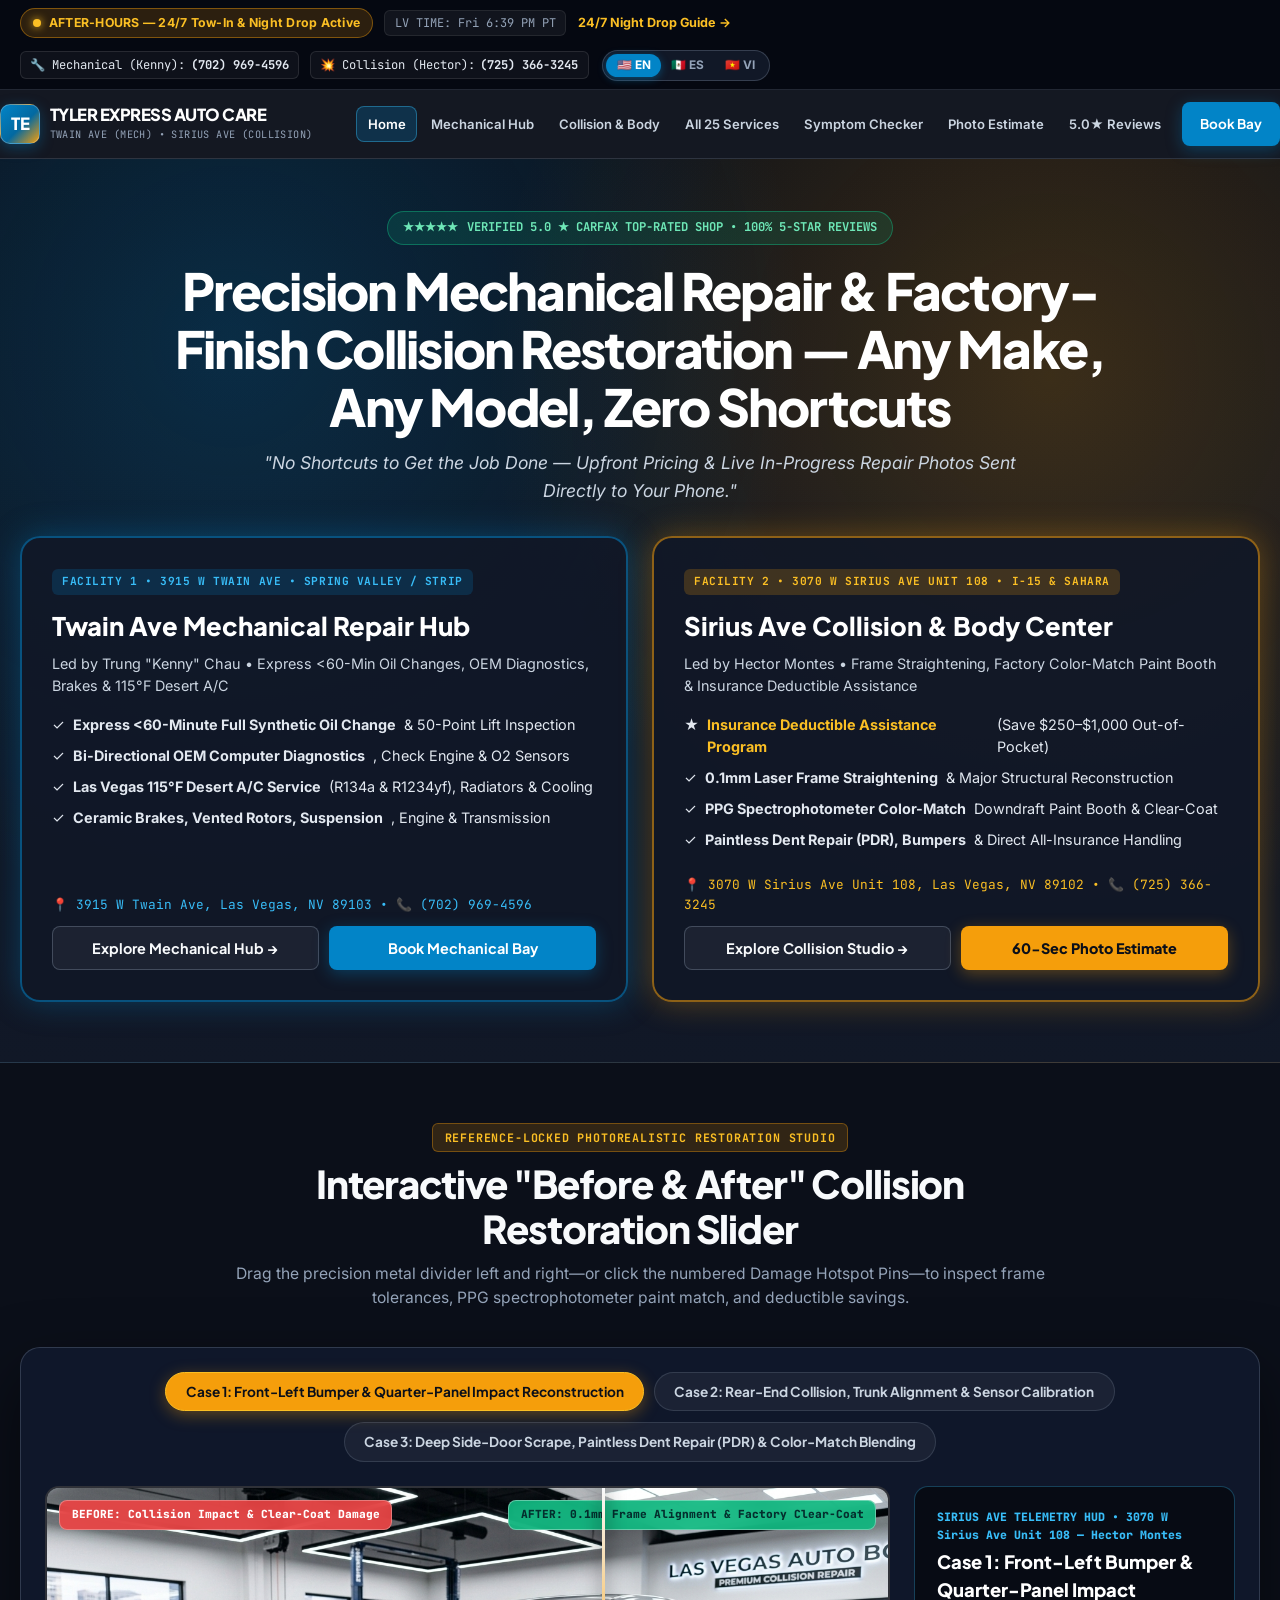
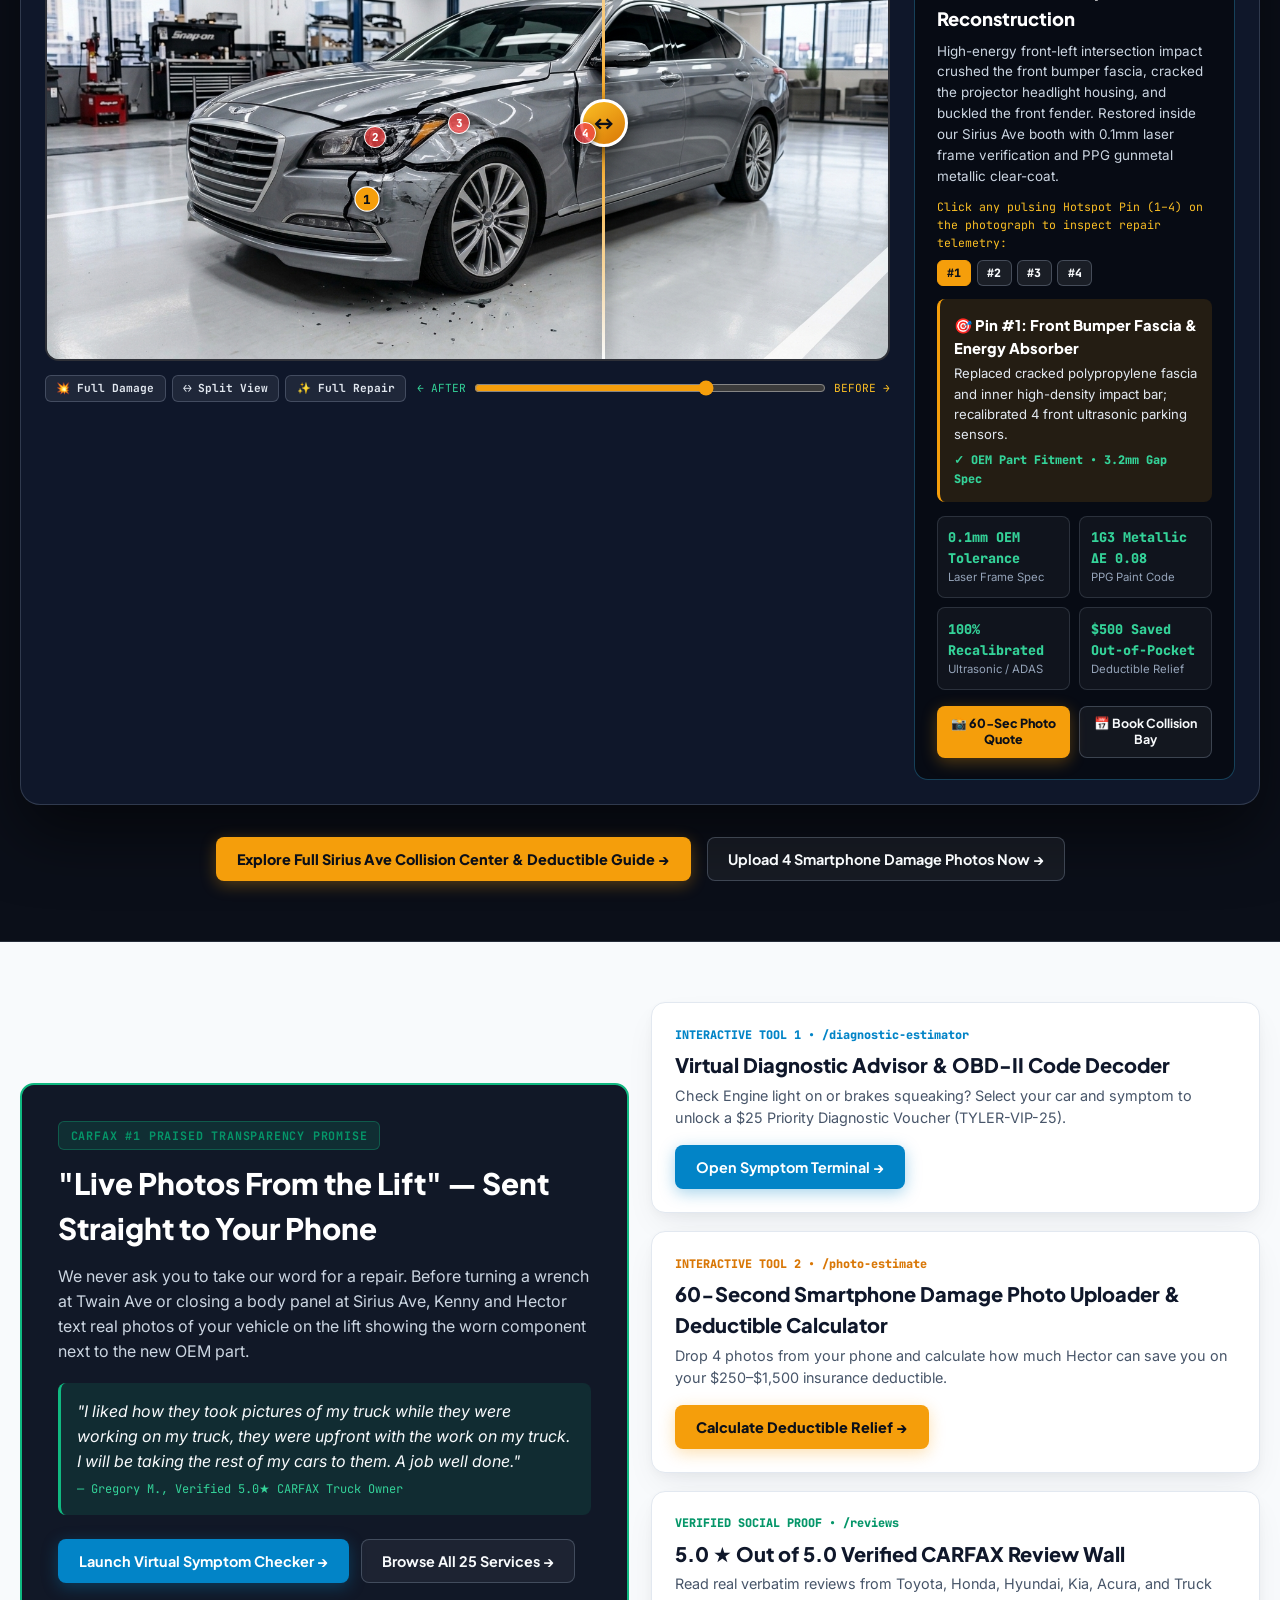
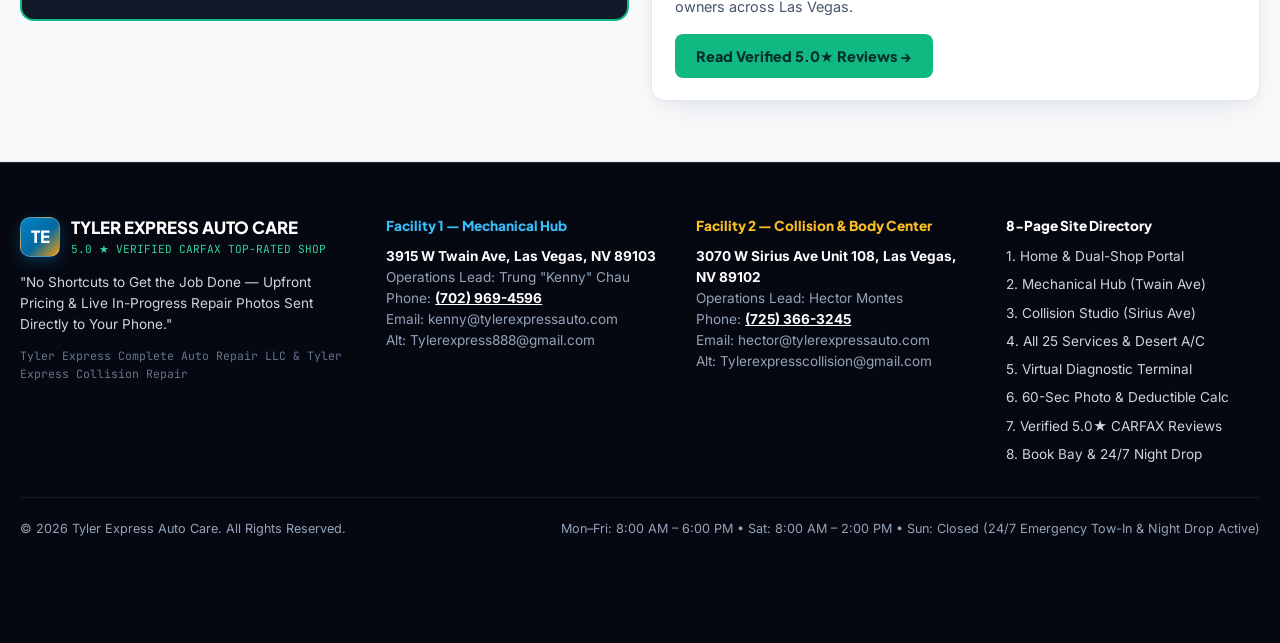
<file: index.html>
<!DOCTYPE html>
<html lang="en">
<head>
  <meta charset="UTF-8" />
  <meta name="viewport" content="width=device-width, initial-scale=1.0" />
  <title>Tyler Express Auto Care | 5.0★ CARFAX Mechanical &amp; Collision Repair Las Vegas</title>
  <meta name="description" content="Precision Mechanical Repair at 3915 W Twain Ave (Kenny: 702-969-4596) &amp; Factory-Finish Collision Restoration with Deductible Assistance at 3070 W Sirius Ave Unit 108 (Hector: 725-366-3245). 5.0★ Verified CARFAX Shop." />
  <link rel="preconnect" href="https://fonts.googleapis.com" />
  <link rel="preconnect" href="https://fonts.gstatic.com" crossorigin />
  <link href="https://fonts.googleapis.com/css2?family=Inter:wght@400;500;600;700&family=JetBrains+Mono:wght@500;700;800&family=Plus+Jakarta+Sans:wght@700;800;900&display=swap" rel="stylesheet" />
  <link rel="stylesheet" href="styles.css" />
  <script type="application/ld+json">
  {
    "@context": "https://schema.org",
    "@graph": [
      {
        "@type": "AutoRepair",
        "name": "Tyler Express Complete Auto Repair LLC (Twain Ave Mechanical Hub)",
        "telephone": "+1-702-969-4596",
        "email": "kenny@tylerexpressauto.com",
        "address": {
          "@type": "PostalAddress",
          "streetAddress": "3915 W Twain Ave",
          "addressLocality": "Las Vegas",
          "addressRegion": "NV",
          "postalCode": "89103",
          "addressCountry": "US"
        },
        "aggregateRating": { "@type": "AggregateRating", "ratingValue": "5.0", "reviewCount": "11" }
      },
      {
        "@type": "AutoBodyShop",
        "name": "Tyler Express Collision Repair (Sirius Ave Collision Center)",
        "telephone": "+1-725-366-3245",
        "email": "hector@tylerexpressauto.com",
        "address": {
          "@type": "PostalAddress",
          "streetAddress": "3070 W Sirius Ave Unit 108",
          "addressLocality": "Las Vegas",
          "addressRegion": "NV",
          "postalCode": "89102",
          "addressCountry": "US"
        },
        "aggregateRating": { "@type": "AggregateRating", "ratingValue": "5.0", "reviewCount": "11" }
      }
    ]
  }
  </script>
</head>
<body data-page="home">
  <div id="globalHeaderMount"></div>

  <main>
    <!-- PAGE 1 HERO: UMBRELLA BRAND & DUAL-FACILITY SPLIT PORTAL -->
    <section class="hero-section">
      <div class="container">
        <div class="hero-top-center">
          <div class="carfax-hero-pill">
            <span>★★★★★</span>
            <span data-i18n="home.badge">VERIFIED 5.0 ★ CARFAX TOP-RATED SHOP • 100% 5-STAR REVIEWS</span>
          </div>
          <h1 class="hero-headline" data-i18n="home.heroTitle">
            Precision Mechanical Repair &amp; Factory-Finish Collision Restoration — Any Make, Any Model, Zero Shortcuts
          </h1>
          <p class="hero-promise" data-i18n="home.heroSub">
            "No Shortcuts to Get the Job Done — Upfront Pricing &amp; Live In-Progress Repair Photos Sent Directly to Your Phone."
          </p>
        </div>

        <div class="dual-facility-grid">
          <!-- Card 1: Twain Ave Mechanical Repair Hub -->
          <article class="facility-portal-card mech-portal">
            <div>
              <span class="portal-tag" data-i18n="home.mechPortalTag">FACILITY 1 • 3915 W TWAIN AVE • SPRING VALLEY / STRIP</span>
              <h2 class="portal-title" data-i18n="home.mechPortalTitle">Twain Ave Mechanical Repair Hub</h2>
              <p style="color: #CBD5E1; font-size: 0.9rem;" data-i18n="home.mechPortalSub">
                Led by Trung "Kenny" Chau • Express &lt;60-Min Oil Changes, OEM Diagnostics, Brakes &amp; 115°F Desert A/C
              </p>
              <ul class="portal-bullets">
                <li>✓ <strong>Express &lt;60-Minute Full Synthetic Oil Change</strong> &amp; 50-Point Lift Inspection</li>
                <li>✓ <strong>Bi-Directional OEM Computer Diagnostics</strong>, Check Engine &amp; O2 Sensors</li>
                <li>✓ <strong>Las Vegas 115°F Desert A/C Service</strong> (R134a &amp; R1234yf), Radiators &amp; Cooling</li>
                <li>✓ <strong>Ceramic Brakes, Vented Rotors, Suspension</strong>, Engine &amp; Transmission</li>
              </ul>
            </div>
            <div>
              <div style="font-family: var(--font-mono); font-size: 0.8rem; color: #38BDF8; margin-bottom: 0.75rem;">
                📍 3915 W Twain Ave, Las Vegas, NV 89103 • 📞 (702) 969-4596
              </div>
              <div class="portal-actions">
                <a href="mechanical.html" class="btn btn-outline-dark" data-i18n="home.mechExploreBtn">Explore Mechanical Hub →</a>
                <a href="book.html?facility=mechanical" class="btn btn-primary-blue" data-i18n="home.mechBookBtn">Book Mechanical Bay</a>
              </div>
            </div>
          </article>

          <!-- Card 2: Sirius Ave Collision & Body Center -->
          <article class="facility-portal-card col-portal">
            <div>
              <span class="portal-tag" data-i18n="home.colPortalTag">FACILITY 2 • 3070 W SIRIUS AVE UNIT 108 • I-15 &amp; SAHARA</span>
              <h2 class="portal-title" data-i18n="home.colPortalTitle">Sirius Ave Collision &amp; Body Center</h2>
              <p style="color: #CBD5E1; font-size: 0.9rem;" data-i18n="home.colPortalSub">
                Led by Hector Montes • Frame Straightening, Factory Color-Match Paint Booth &amp; Insurance Deductible Assistance
              </p>
              <ul class="portal-bullets">
                <li>★ <strong style="color: #FBBF24;">Insurance Deductible Assistance Program</strong> (Save $250–$1,000 Out-of-Pocket)</li>
                <li>✓ <strong>0.1mm Laser Frame Straightening</strong> &amp; Major Structural Reconstruction</li>
                <li>✓ <strong>PPG Spectrophotometer Color-Match</strong> Downdraft Paint Booth &amp; Clear-Coat</li>
                <li>✓ <strong>Paintless Dent Repair (PDR), Bumpers</strong> &amp; Direct All-Insurance Handling</li>
              </ul>
            </div>
            <div>
              <div style="font-family: var(--font-mono); font-size: 0.8rem; color: #FBBF24; margin-bottom: 0.75rem;">
                📍 3070 W Sirius Ave Unit 108, Las Vegas, NV 89102 • 📞 (725) 366-3245
              </div>
              <div class="portal-actions">
                <a href="collision.html" class="btn btn-outline-dark" data-i18n="home.colExploreBtn">Explore Collision Studio →</a>
                <a href="photo-estimate.html" class="btn btn-collision-amber" data-i18n="home.colPhotoBtn">60-Sec Photo Estimate</a>
              </div>
            </div>
          </article>
        </div>
      </div>
    </section>

    <!-- FEATURED INTERACTIVE PREVIEW: PHOTOREALISTIC BEFORE & AFTER SLIDER STUDIO -->
    <section class="section-dark">
      <div class="container">
        <div class="section-header">
          <span class="eyebrow-tag eyebrow-amber" data-i18n="slider.eyebrow">REFERENCE-LOCKED PHOTOREALISTIC RESTORATION STUDIO</span>
          <h2 class="section-title" data-i18n="slider.title">Interactive "Before &amp; After" Collision Restoration Slider</h2>
          <p class="section-subtitle" data-i18n="slider.subtitle">
            Drag the precision metal divider left and right—or click the numbered Damage Hotspot Pins—to inspect frame tolerances, PPG spectrophotometer paint match, and deductible savings.
          </p>
        </div>

        <div id="baStudioMount"></div>

        <div style="text-align: center; margin-top: 2rem; display: flex; justify-content: center; gap: 1rem; flex-wrap: wrap;">
          <a href="collision.html" class="btn btn-collision-amber">Explore Full Sirius Ave Collision Center &amp; Deductible Guide →</a>
          <a href="photo-estimate.html" class="btn btn-outline-dark">Upload 4 Smartphone Damage Photos Now →</a>
        </div>
      </div>
    </section>

    <!-- "LIVE PHOTOS FROM THE LIFT" TRANSPARENCY GUARANTEE & QUICK TOOLS -->
    <section class="section-light">
      <div class="container">
        <div class="grid-2" style="align-items: center;">
          <div class="card-dark" style="padding: clamp(1.15rem, 4vw, 2.25rem); border: 2px solid var(--carfax-emerald);">
            <span class="eyebrow-tag eyebrow-emerald" style="width: fit-content;">CARFAX #1 PRAISED TRANSPARENCY PROMISE</span>
            <h2 style="font-family: var(--font-display); font-size: 1.85rem; font-weight: 800; margin-bottom: 0.75rem;">
              "Live Photos From the Lift" — Sent Straight to Your Phone
            </h2>
            <p style="color: #CBD5E1; margin-bottom: 1.25rem;">
              We never ask you to take our word for a repair. Before turning a wrench at Twain Ave or closing a body panel at Sirius Ave, Kenny and Hector text real photos of your vehicle on the lift showing the worn component next to the new OEM part.
            </p>
            <blockquote style="background: rgba(16,185,129,0.12); border-left: 3px solid #10B981; padding: 1rem; border-radius: 8px; font-style: italic; color: #F8FAFC; margin-bottom: 1.5rem;">
              "I liked how they took pictures of my truck while they were working on my truck, they were upfront with the work on my truck. I will be taking the rest of my cars to them. A job well done."
              <div class="mono" style="font-size: 0.75rem; color: #34D399; margin-top: 0.4rem; font-style: normal;">
                — Gregory M., Verified 5.0★ CARFAX Truck Owner
              </div>
            </blockquote>
            <div style="display: flex; gap: 0.75rem; flex-wrap: wrap;">
              <a href="diagnostic-estimator.html" class="btn btn-primary-blue">Launch Virtual Symptom Checker →</a>
              <a href="services.html" class="btn btn-outline-dark">Browse All 25 Services →</a>
            </div>
          </div>

          <div style="display: grid; gap: 1.15rem;">
            <div class="card-light">
              <div class="mono" style="font-size: 0.74rem; color: var(--primary-blue); font-weight: 800;">INTERACTIVE TOOL 1 • /diagnostic-estimator</div>
              <h3 style="font-family: var(--font-display); font-size: 1.25rem; font-weight: 800; margin: 0.3rem 0;">
                Virtual Diagnostic Advisor &amp; OBD-II Code Decoder
              </h3>
              <p style="font-size: 0.9rem; color: var(--text-muted-light); margin-bottom: 1rem;">
                Check Engine light on or brakes squeaking? Select your car and symptom to unlock a $25 Priority Diagnostic Voucher (TYLER-VIP-25).
              </p>
              <a href="diagnostic-estimator.html" class="btn btn-primary-blue" style="width: fit-content;">Open Symptom Terminal →</a>
            </div>

            <div class="card-light">
              <div class="mono" style="font-size: 0.74rem; color: var(--collision-amber-dark); font-weight: 800;">INTERACTIVE TOOL 2 • /photo-estimate</div>
              <h3 style="font-family: var(--font-display); font-size: 1.25rem; font-weight: 800; margin: 0.3rem 0;">
                60-Second Smartphone Damage Photo Uploader &amp; Deductible Calculator
              </h3>
              <p style="font-size: 0.9rem; color: var(--text-muted-light); margin-bottom: 1rem;">
                Drop 4 photos from your phone and calculate how much Hector can save you on your $250–$1,500 insurance deductible.
              </p>
              <a href="photo-estimate.html" class="btn btn-collision-amber" style="width: fit-content;">Calculate Deductible Relief →</a>
            </div>

            <div class="card-light">
              <div class="mono" style="font-size: 0.74rem; color: var(--carfax-emerald-dark); font-weight: 800;">VERIFIED SOCIAL PROOF • /reviews</div>
              <h3 style="font-family: var(--font-display); font-size: 1.25rem; font-weight: 800; margin: 0.3rem 0;">
                5.0 ★ Out of 5.0 Verified CARFAX Review Wall
              </h3>
              <p style="font-size: 0.9rem; color: var(--text-muted-light); margin-bottom: 1rem;">
                Read real verbatim reviews from Toyota, Honda, Hyundai, Kia, Acura, and Truck owners across Las Vegas.
              </p>
              <a href="reviews.html" class="btn btn-emerald" style="width: fit-content;">Read Verified 5.0★ Reviews →</a>
            </div>
          </div>
        </div>
      </div>
    </section>
  </main>

  <div id="globalFooterMount"></div>
  <script src="data.js"></script>
  <script src="app.js"></script>
</body>
</html>
</file>
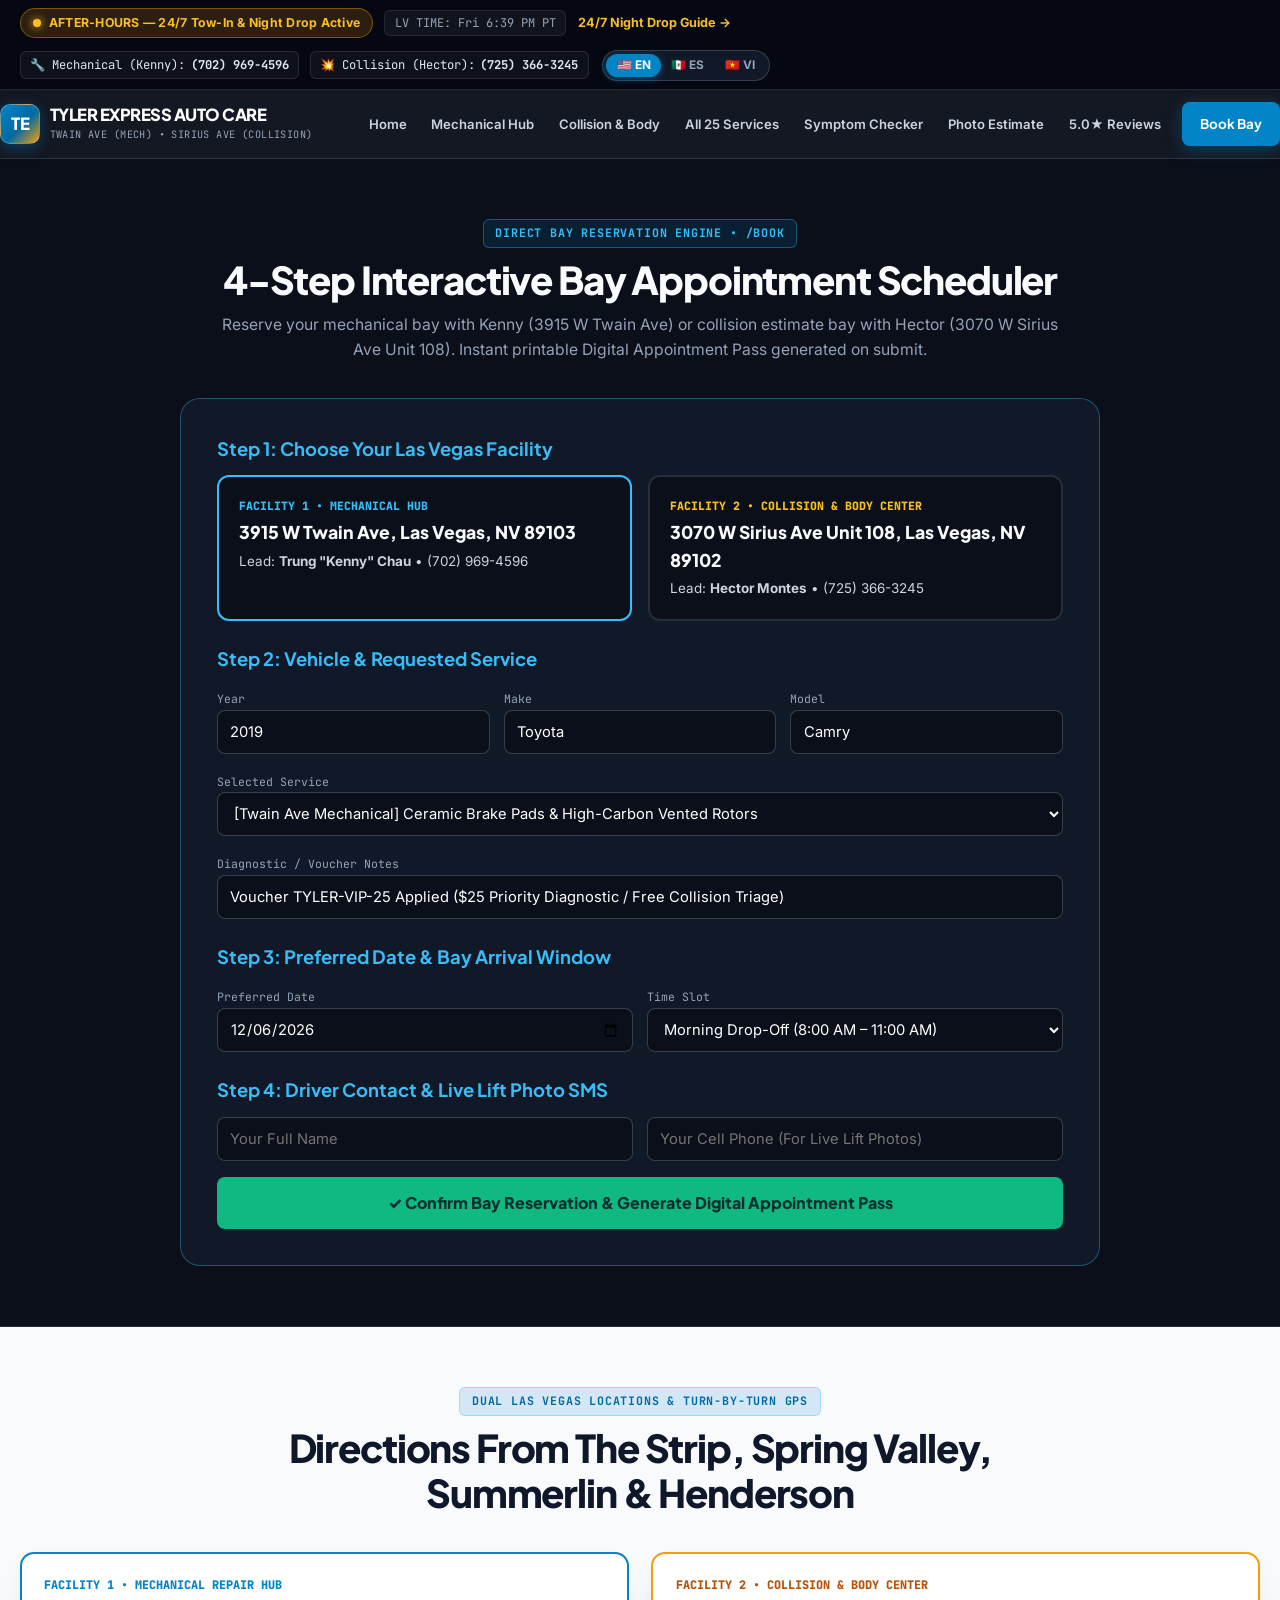
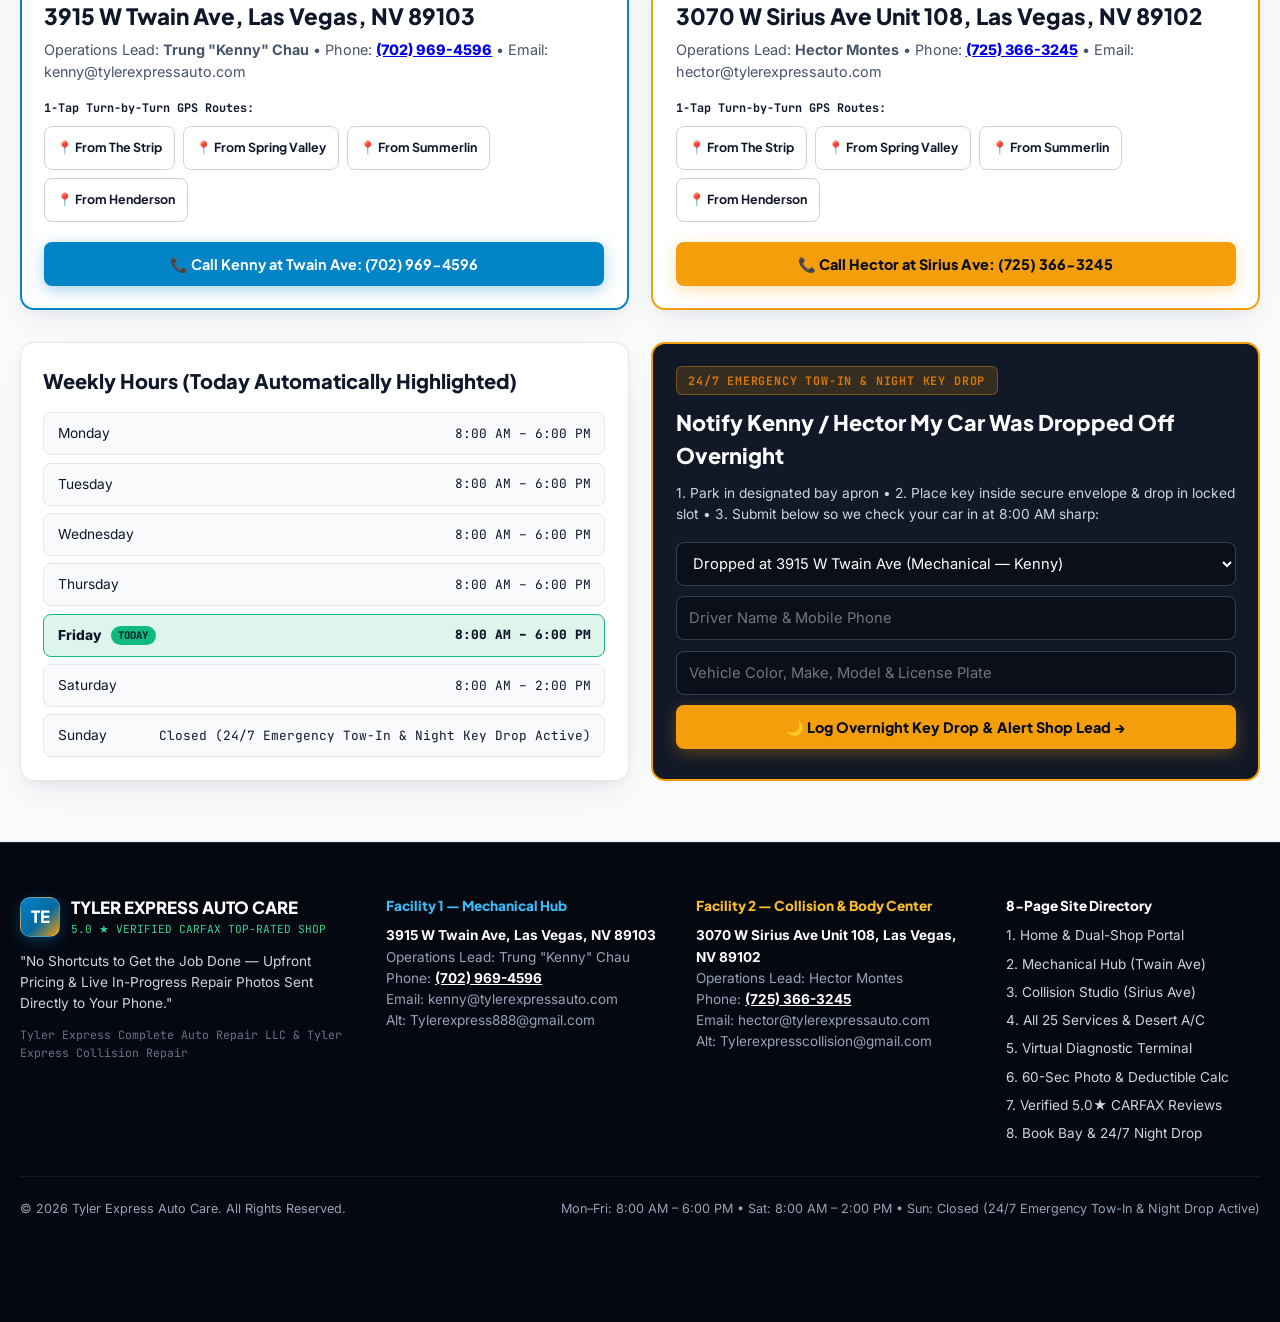
<file: book.html>
<!DOCTYPE html>
<html lang="en">
<head>
  <meta charset="UTF-8" />
  <meta name="viewport" content="width=device-width, initial-scale=1.0" />
  <title>Book Bay Appointment, Dual Locations &amp; 24/7 Night Key Drop | Tyler Express Auto Care</title>
  <meta name="description" content="Book your mechanical bay at 3915 W Twain Ave (Kenny: 702-969-4596) or collision estimate bay at 3070 W Sirius Ave Unit 108 (Hector: 725-366-3245). Includes 24/7 Night Key Drop Guide." />
  <link rel="preconnect" href="https://fonts.googleapis.com" />
  <link rel="preconnect" href="https://fonts.gstatic.com" crossorigin />
  <link href="https://fonts.googleapis.com/css2?family=Inter:wght@400;500;600;700&family=JetBrains+Mono:wght@500;700;800&family=Plus+Jakarta+Sans:wght@700;800;900&display=swap" rel="stylesheet" />
  <link rel="stylesheet" href="styles.css" />
  <script type="application/ld+json">
  {
    "@context": "https://schema.org",
    "@graph": [
      {
        "@type": "AutoRepair",
        "name": "Tyler Express Complete Auto Repair LLC",
        "telephone": "+1-702-969-4596",
        "email": "kenny@tylerexpressauto.com",
        "address": {
          "@type": "PostalAddress",
          "streetAddress": "3915 W Twain Ave",
          "addressLocality": "Las Vegas",
          "addressRegion": "NV",
          "postalCode": "89103",
          "addressCountry": "US"
        }
      },
      {
        "@type": "AutoBodyShop",
        "name": "Tyler Express Collision Repair",
        "telephone": "+1-725-366-3245",
        "email": "hector@tylerexpressauto.com",
        "address": {
          "@type": "PostalAddress",
          "streetAddress": "3070 W Sirius Ave Unit 108",
          "addressLocality": "Las Vegas",
          "addressRegion": "NV",
          "postalCode": "89102",
          "addressCountry": "US"
        }
      }
    ]
  }
  </script>
</head>
<body data-page="book">
  <div id="globalHeaderMount"></div>

  <main>
    <!-- 4-STEP INTERACTIVE BAY BOOKING ENGINE -->
    <section class="section-dark">
      <div class="container">
        <div class="section-header">
          <span class="eyebrow-tag eyebrow-blue">DIRECT BAY RESERVATION ENGINE • /book</span>
          <h1 class="section-title">4-Step Interactive Bay Appointment Scheduler</h1>
          <p class="section-subtitle">
            Reserve your mechanical bay with Kenny (3915 W Twain Ave) or collision estimate bay with Hector (3070 W Sirius Ave Unit 108). Instant printable Digital Appointment Pass generated on submit.
          </p>
        </div>

        <div style="max-width: 920px; margin: 0 auto; background: var(--bg-slate); border: 1px solid rgba(56,189,248,0.35); border-radius: 20px; padding: clamp(1.15rem, 4vw, 2.25rem);">
          <div id="schedulerPrefillBanner" style="display: none; background: rgba(16,185,129,0.16); border: 1px solid #10B981; color: #A7F3D0; padding: 0.75rem 1rem; border-radius: 10px; margin-bottom: 1.5rem; font-weight: 700; font-size: 0.88rem;"></div>

          <form id="bayBookingForm" style="display: grid; gap: 1.5rem;">
            <!-- Step 1: Facility -->
            <div>
              <h2 style="font-family: var(--font-display); font-size: 1.15rem; margin-bottom: 0.75rem; color: #38BDF8;">
                Step 1: Choose Your Las Vegas Facility
              </h2>
              <div class="grid-2" style="gap: 1rem;">
                <div id="cardChooseMech" data-choose-facility="mechanical" style="background: #0B0F19; border: 2px solid #38BDF8; border-radius: 12px; padding: 1.25rem; cursor: pointer;">
                  <div class="mono" style="font-size: 0.72rem; color: #38BDF8; font-weight: 800;">FACILITY 1 • MECHANICAL HUB</div>
                  <div style="font-family: var(--font-display); font-weight: 800; font-size: 1.1rem; margin: 0.25rem 0;">3915 W Twain Ave, Las Vegas, NV 89103</div>
                  <div style="font-size: 0.84rem; color: #CBD5E1;">Lead: <strong>Trung "Kenny" Chau</strong> • (702) 969-4596</div>
                </div>

                <div id="cardChooseCol" data-choose-facility="collision" style="background: #0B0F19; border: 2px solid rgba(148,163,184,0.2); border-radius: 12px; padding: 1.25rem; cursor: pointer;">
                  <div class="mono" style="font-size: 0.72rem; color: #FBBF24; font-weight: 800;">FACILITY 2 • COLLISION &amp; BODY CENTER</div>
                  <div style="font-family: var(--font-display); font-weight: 800; font-size: 1.1rem; margin: 0.25rem 0;">3070 W Sirius Ave Unit 108, Las Vegas, NV 89102</div>
                  <div style="font-size: 0.84rem; color: #CBD5E1;">Lead: <strong>Hector Montes</strong> • (725) 366-3245</div>
                </div>
              </div>
            </div>

            <!-- Step 2: Vehicle & Service -->
            <div>
              <h2 style="font-family: var(--font-display); font-size: 1.15rem; margin-bottom: 0.75rem; color: #38BDF8;">
                Step 2: Vehicle &amp; Requested Service
              </h2>
              <div class="grid-3" style="gap: 0.85rem; margin-bottom: 0.85rem;">
                <div>
                  <label class="mono" style="font-size: 0.72rem; color: #94A3B8;">Year</label>
                  <input type="text" id="bookYear" class="terminal-input" value="2019" required />
                </div>
                <div>
                  <label class="mono" style="font-size: 0.72rem; color: #94A3B8;">Make</label>
                  <input type="text" id="bookMake" class="terminal-input" value="Toyota" required />
                </div>
                <div>
                  <label class="mono" style="font-size: 0.72rem; color: #94A3B8;">Model</label>
                  <input type="text" id="bookModel" class="terminal-input" value="Camry" required />
                </div>
              </div>
              <div style="margin-bottom: 0.85rem;">
                <label class="mono" style="font-size: 0.72rem; color: #94A3B8;">Selected Service</label>
                <select id="bookServiceSelect" class="terminal-select"></select>
              </div>
              <div>
                <label class="mono" style="font-size: 0.72rem; color: #94A3B8;">Diagnostic / Voucher Notes</label>
                <input type="text" id="bookNotesInput" class="terminal-input" value="Voucher TYLER-VIP-25 Applied ($25 Priority Diagnostic / Free Collision Triage)" />
              </div>
            </div>

            <!-- Step 3: Date & Arrival Window -->
            <div>
              <h2 style="font-family: var(--font-display); font-size: 1.15rem; margin-bottom: 0.75rem; color: #38BDF8;">
                Step 3: Preferred Date &amp; Bay Arrival Window
              </h2>
              <div class="grid-2" style="gap: 0.85rem;">
                <div>
                  <label class="mono" style="font-size: 0.72rem; color: #94A3B8;">Preferred Date</label>
                  <input type="date" id="bookDateInput" class="terminal-input" required />
                </div>
                <div>
                  <label class="mono" style="font-size: 0.72rem; color: #94A3B8;">Time Slot</label>
                  <select id="bookTimeSlotSelect" class="terminal-select">
                    <option value="Morning Drop-Off (8:00 AM – 11:00 AM)">Morning Drop-Off (8:00 AM – 11:00 AM)</option>
                    <option value="Midday Express Bay (11:00 AM – 2:00 PM)">Midday Express Bay (11:00 AM – 2:00 PM)</option>
                    <option value="Afternoon Window (2:00 PM – 5:00 PM)">Afternoon Window (2:00 PM – 5:00 PM)</option>
                    <option value="After-Hours 24/7 Secure Night Key Drop">After-Hours 24/7 Secure Night Key Drop</option>
                  </select>
                </div>
              </div>
            </div>

            <!-- Step 4: Contact -->
            <div>
              <h2 style="font-family: var(--font-display); font-size: 1.15rem; margin-bottom: 0.75rem; color: #38BDF8;">
                Step 4: Driver Contact &amp; Live Lift Photo SMS
              </h2>
              <div class="grid-2" style="gap: 0.85rem; margin-bottom: 1rem;">
                <input type="text" id="bookDriverName" class="terminal-input" placeholder="Your Full Name" required />
                <input type="tel" id="bookDriverPhone" class="terminal-input" placeholder="Your Cell Phone (For Live Lift Photos)" required />
              </div>
              <button type="submit" class="btn btn-emerald" style="width: 100%; padding: 0.95rem; font-size: 1rem;">
                ✓ Confirm Bay Reservation &amp; Generate Digital Appointment Pass
              </button>
            </div>
          </form>

          <div id="digitalPassOutput" style="display: none; background: #07111E; border: 2px solid #10B981; border-radius: 16px; padding: 1.75rem; margin-top: 1.5rem;"></div>
        </div>
      </div>
    </section>

    <!-- DUAL-FACILITY INTERACTIVE MAP & TURN-BY-TURN GPS DIRECTIONS -->
    <section class="section-light">
      <div class="container">
        <div class="section-header">
          <span class="eyebrow-tag eyebrow-blue" style="color: #0369A1;">DUAL LAS VEGAS LOCATIONS &amp; TURN-BY-TURN GPS</span>
          <h2 class="section-title">Directions From The Strip, Spring Valley, Summerlin &amp; Henderson</h2>
        </div>

        <div class="grid-2" style="margin-bottom: 2rem;">
          <!-- Twain Ave Card -->
          <div class="card-light" style="border: 2px solid var(--primary-blue);">
            <div>
              <div class="mono" style="font-size: 0.74rem; color: var(--primary-blue); font-weight: 800;">FACILITY 1 • MECHANICAL REPAIR HUB</div>
              <h3 style="font-family: var(--font-display); font-size: 1.4rem; font-weight: 800; margin: 0.3rem 0;">
                3915 W Twain Ave, Las Vegas, NV 89103
              </h3>
              <p style="font-size: 0.9rem; color: var(--text-muted-light); margin-bottom: 1rem;">
                Operations Lead: <strong>Trung "Kenny" Chau</strong> • Phone: <a href="tel:+17029694596" style="font-weight: 800;">(702) 969-4596</a> • Email: kenny@tylerexpressauto.com
              </p>
              <div class="mono" style="font-size: 0.74rem; font-weight: 700; margin-bottom: 0.5rem;">1-Tap Turn-by-Turn GPS Routes:</div>
              <div style="display: flex; flex-wrap: wrap; gap: 0.5rem; margin-bottom: 1.25rem;">
                <a href="https://www.google.com/maps/dir/Las+Vegas+Strip,+NV/3915+W+Twain+Ave,+Las+Vegas,+NV+89103" target="_blank" rel="noopener" class="btn btn-outline-light" style="padding: 0.4rem 0.75rem; font-size: 0.78rem;">📍 From The Strip</a>
                <a href="https://www.google.com/maps/dir/Spring+Valley,+NV/3915+W+Twain+Ave,+Las+Vegas,+NV+89103" target="_blank" rel="noopener" class="btn btn-outline-light" style="padding: 0.4rem 0.75rem; font-size: 0.78rem;">📍 From Spring Valley</a>
                <a href="https://www.google.com/maps/dir/Summerlin,+Las+Vegas,+NV/3915+W+Twain+Ave,+Las+Vegas,+NV+89103" target="_blank" rel="noopener" class="btn btn-outline-light" style="padding: 0.4rem 0.75rem; font-size: 0.78rem;">📍 From Summerlin</a>
                <a href="https://www.google.com/maps/dir/Henderson,+NV/3915+W+Twain+Ave,+Las+Vegas,+NV+89103" target="_blank" rel="noopener" class="btn btn-outline-light" style="padding: 0.4rem 0.75rem; font-size: 0.78rem;">📍 From Henderson</a>
              </div>
            </div>
            <a href="tel:+17029694596" class="btn btn-primary-blue">📞 Call Kenny at Twain Ave: (702) 969-4596</a>
          </div>

          <!-- Sirius Ave Card -->
          <div class="card-light" style="border: 2px solid var(--collision-amber);">
            <div>
              <div class="mono" style="font-size: 0.74rem; color: #B45309; font-weight: 800;">FACILITY 2 • COLLISION &amp; BODY CENTER</div>
              <h3 style="font-family: var(--font-display); font-size: 1.4rem; font-weight: 800; margin: 0.3rem 0;">
                3070 W Sirius Ave Unit 108, Las Vegas, NV 89102
              </h3>
              <p style="font-size: 0.9rem; color: var(--text-muted-light); margin-bottom: 1rem;">
                Operations Lead: <strong>Hector Montes</strong> • Phone: <a href="tel:+17253663245" style="font-weight: 800;">(725) 366-3245</a> • Email: hector@tylerexpressauto.com
              </p>
              <div class="mono" style="font-size: 0.74rem; font-weight: 700; margin-bottom: 0.5rem;">1-Tap Turn-by-Turn GPS Routes:</div>
              <div style="display: flex; flex-wrap: wrap; gap: 0.5rem; margin-bottom: 1.25rem;">
                <a href="https://www.google.com/maps/dir/Las+Vegas+Strip,+NV/3070+W+Sirius+Ave+Unit+108,+Las+Vegas,+NV+89102" target="_blank" rel="noopener" class="btn btn-outline-light" style="padding: 0.4rem 0.75rem; font-size: 0.78rem;">📍 From The Strip</a>
                <a href="https://www.google.com/maps/dir/Spring+Valley,+NV/3070+W+Sirius+Ave+Unit+108,+Las+Vegas,+NV+89102" target="_blank" rel="noopener" class="btn btn-outline-light" style="padding: 0.4rem 0.75rem; font-size: 0.78rem;">📍 From Spring Valley</a>
                <a href="https://www.google.com/maps/dir/Summerlin,+Las+Vegas,+NV/3070+W+Sirius+Ave+Unit+108,+Las+Vegas,+NV+89102" target="_blank" rel="noopener" class="btn btn-outline-light" style="padding: 0.4rem 0.75rem; font-size: 0.78rem;">📍 From Summerlin</a>
                <a href="https://www.google.com/maps/dir/Henderson,+NV/3070+W+Sirius+Ave+Unit+108,+Las+Vegas,+NV+89102" target="_blank" rel="noopener" class="btn btn-outline-light" style="padding: 0.4rem 0.75rem; font-size: 0.78rem;">📍 From Henderson</a>
              </div>
            </div>
            <a href="tel:+17253663245" class="btn btn-collision-amber">📞 Call Hector at Sirius Ave: (725) 366-3245</a>
          </div>
        </div>

        <!-- Weekly Hours & 24/7 Night Key Drop Guide -->
        <div id="night-drop-guide" class="grid-2">
          <div class="card-light">
            <h3 style="font-family: var(--font-display); font-size: 1.25rem; font-weight: 800; margin-bottom: 1rem;">
              Weekly Hours (Today Automatically Highlighted)
            </h3>
            <ul id="weeklyHoursList" class="hours-list"></ul>
          </div>

          <div class="card-dark" style="border: 2px solid var(--collision-amber);">
            <div>
              <span class="eyebrow-tag eyebrow-amber">24/7 EMERGENCY TOW-IN &amp; NIGHT KEY DROP</span>
              <h3 style="font-family: var(--font-display); font-size: 1.35rem; font-weight: 800; margin-bottom: 0.65rem;">
                Notify Kenny / Hector My Car Was Dropped Off Overnight
              </h3>
              <p style="font-size: 0.86rem; color: #CBD5E1; margin-bottom: 1rem;">
                1. Park in designated bay apron • 2. Place key inside secure envelope &amp; drop in locked slot • 3. Submit below so we check your car in at 8:00 AM sharp:
              </p>
              <form id="overnightDropForm" style="display: grid; gap: 0.65rem;">
                <select id="nightDropHubSelect" class="terminal-select">
                  <option value="mechanical">Dropped at 3915 W Twain Ave (Mechanical — Kenny)</option>
                  <option value="collision">Dropped at 3070 W Sirius Ave Unit 108 (Collision — Hector)</option>
                </select>
                <input type="text" id="nightDropName" class="terminal-input" placeholder="Driver Name &amp; Mobile Phone" required />
                <input type="text" id="nightDropVehicle" class="terminal-input" placeholder="Vehicle Color, Make, Model &amp; License Plate" required />
                <button type="submit" class="btn btn-collision-amber">🌙 Log Overnight Key Drop &amp; Alert Shop Lead →</button>
              </form>
              <div id="nightDropConfirmBox" style="display: none; background: rgba(16,185,129,0.15); border: 1px solid #10B981; padding: 0.85rem; border-radius: 8px; margin-top: 0.85rem;"></div>
            </div>
          </div>
        </div>
      </div>
    </section>
  </main>

  <div id="globalFooterMount"></div>
  <script src="data.js"></script>
  <script src="app.js"></script>
</body>
</html>
</file>
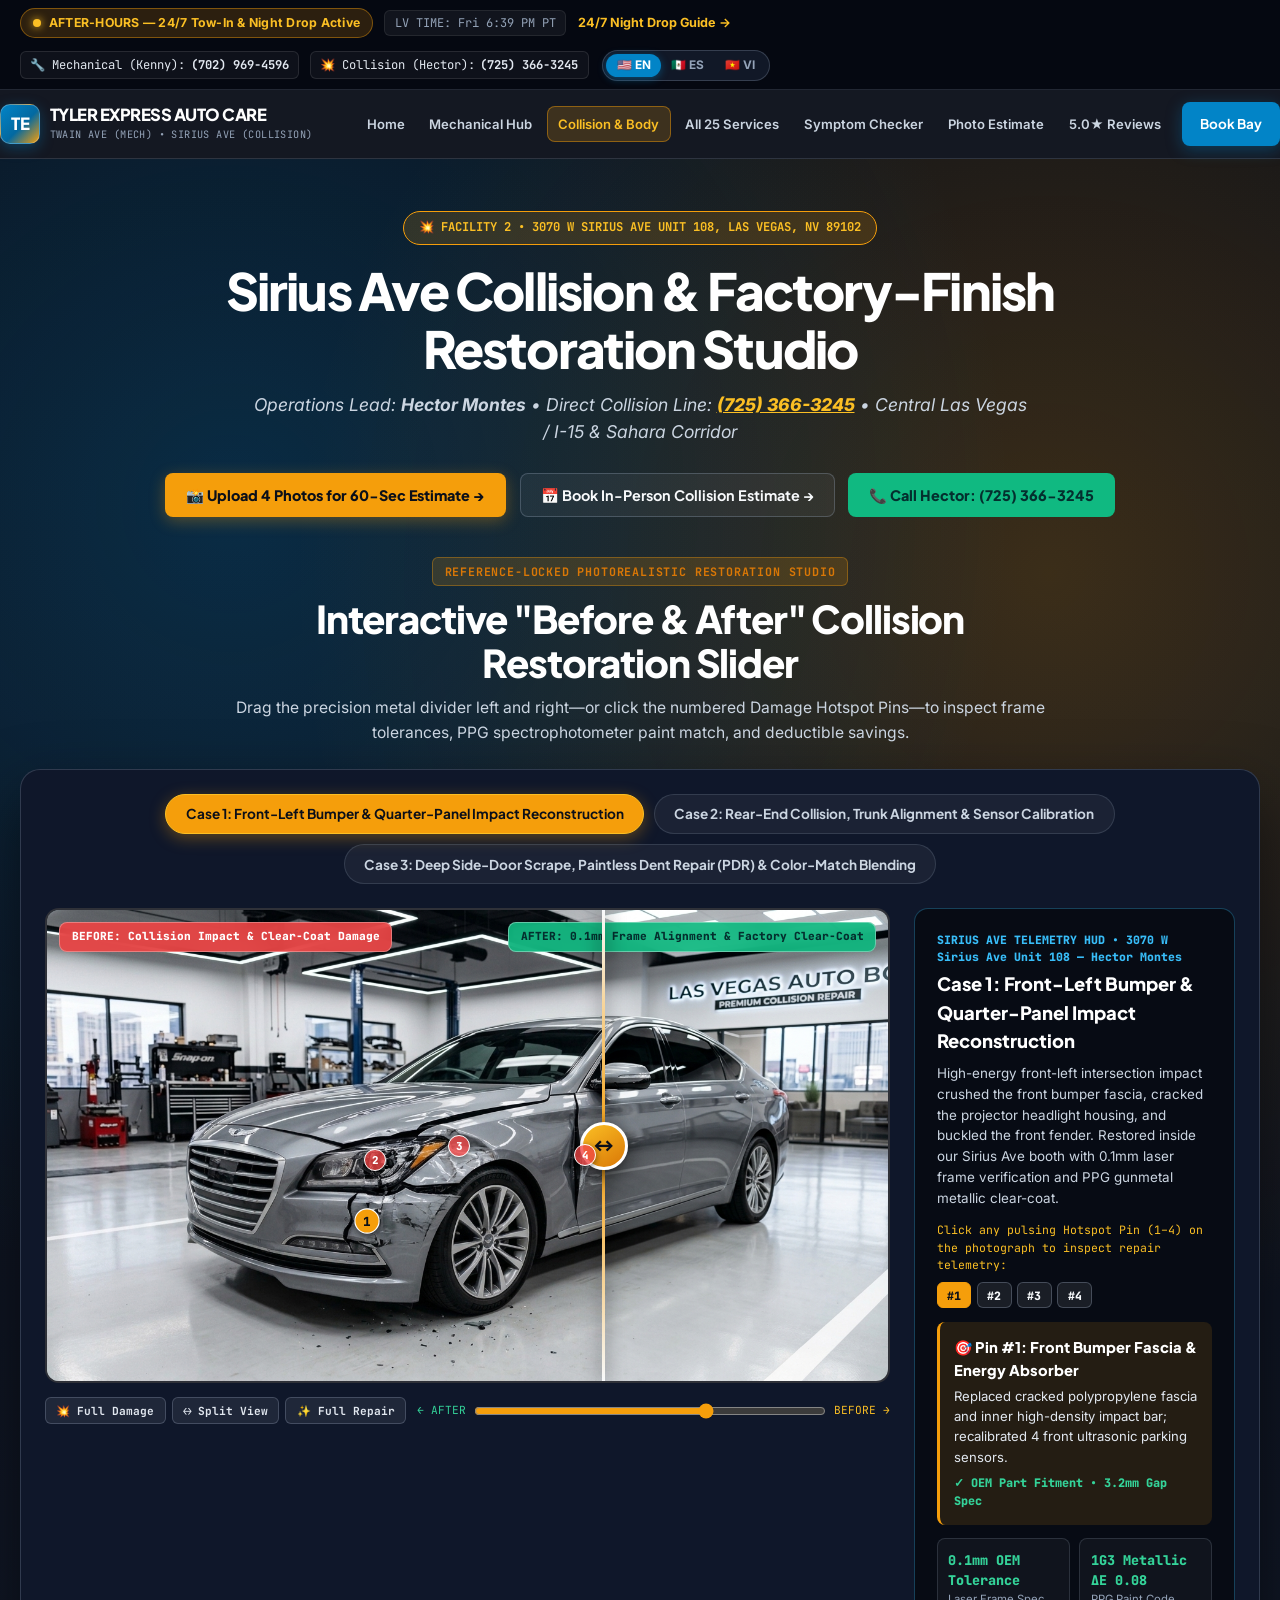
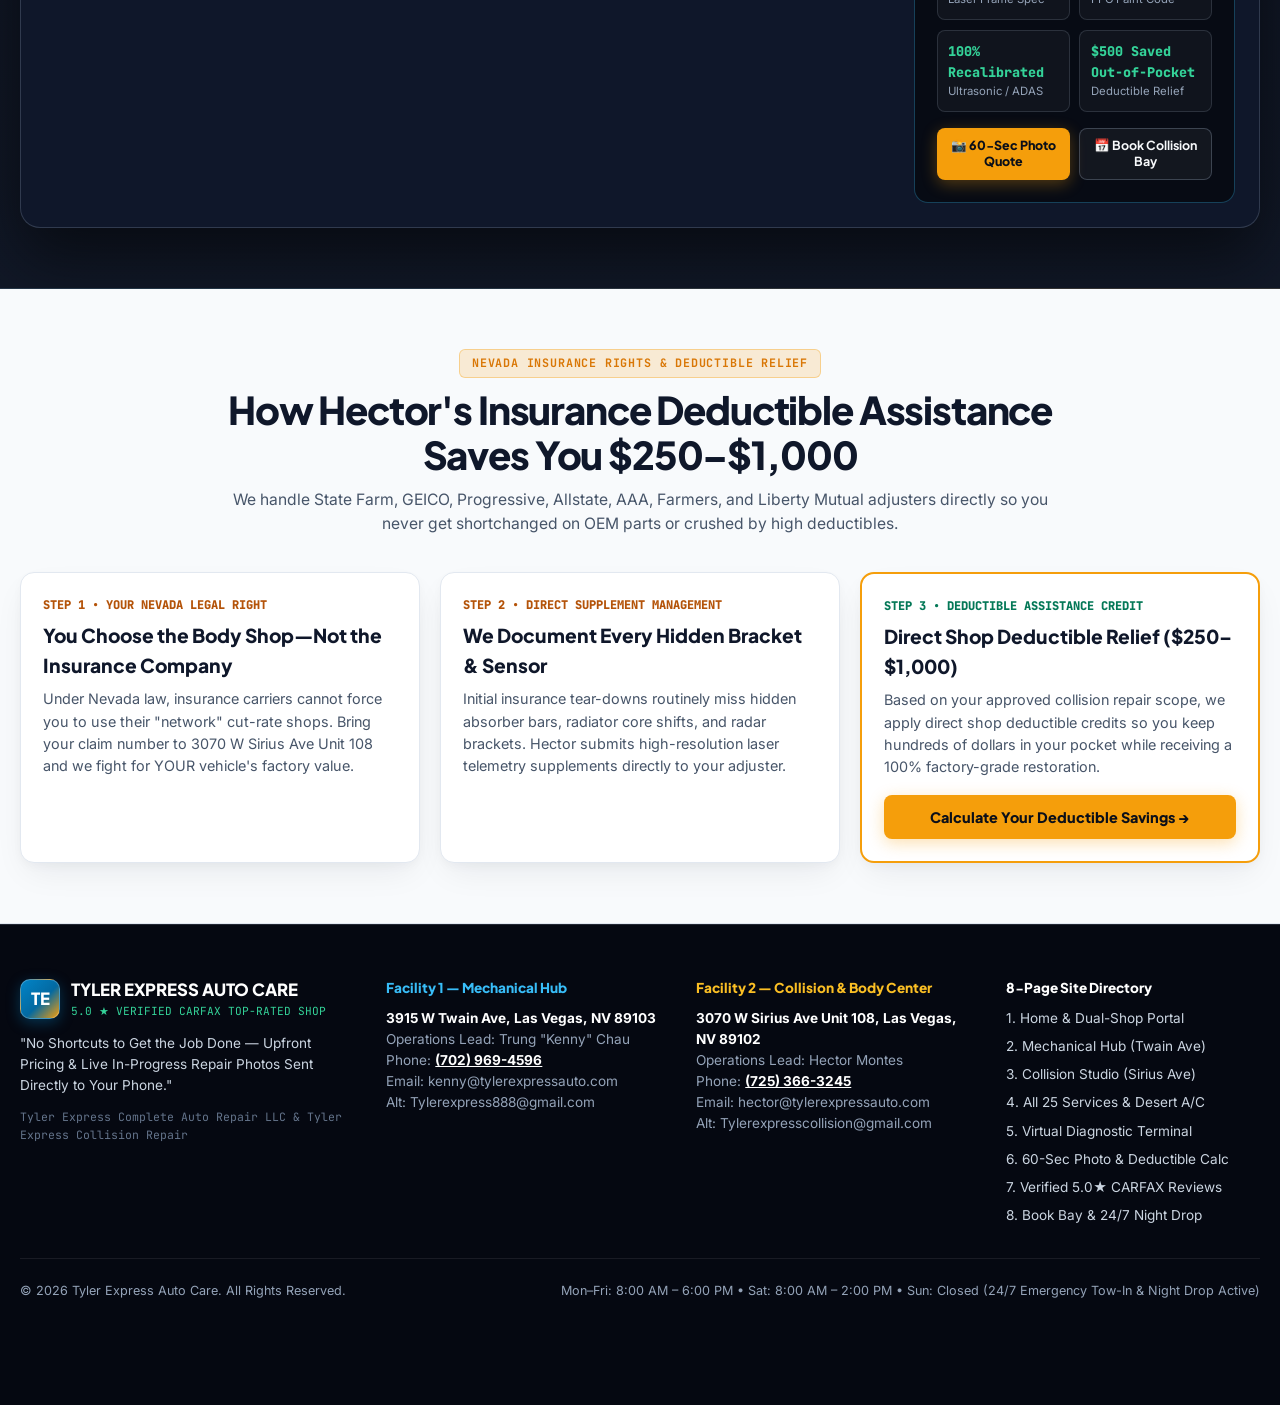
<file: collision.html>
<!DOCTYPE html>
<html lang="en">
<head>
  <meta charset="UTF-8" />
  <meta name="viewport" content="width=device-width, initial-scale=1.0" />
  <title>Sirius Ave Collision &amp; Body Center | Hector Montes | Tyler Express Auto Care</title>
  <meta name="description" content="Collision &amp; Auto Body Repair Center at 3070 W Sirius Ave Unit 108, Las Vegas, NV 89102. Led by Hector Montes (725-366-3245). 0.1mm laser frame straightening, PPG paint booth, and Insurance Deductible Assistance." />
  <link rel="preconnect" href="https://fonts.googleapis.com" />
  <link rel="preconnect" href="https://fonts.gstatic.com" crossorigin />
  <link href="https://fonts.googleapis.com/css2?family=Inter:wght@400;500;600;700&family=JetBrains+Mono:wght@500;700;800&family=Plus+Jakarta+Sans:wght@700;800;900&display=swap" rel="stylesheet" />
  <link rel="stylesheet" href="styles.css" />
</head>
<body data-page="collision">
  <div id="globalHeaderMount"></div>

  <main>
    <!-- PAGE 3 HERO: SIRIUS AVE COLLISION & BODY CENTER -->
    <section class="hero-section">
      <div class="container">
        <div class="hero-top-center">
          <div class="carfax-hero-pill" style="border-color: var(--collision-amber); color: #FBBF24; background: rgba(245,158,11,0.16);">
            <span>💥 FACILITY 2 • 3070 W SIRIUS AVE UNIT 108, LAS VEGAS, NV 89102</span>
          </div>
          <h1 class="hero-headline">
            Sirius Ave Collision &amp; Factory-Finish Restoration Studio
          </h1>
          <p class="hero-promise">
            Operations Lead: <strong>Hector Montes</strong> • Direct Collision Line: <a href="tel:+17253663245" style="color: #FBBF24; font-weight: 800;">(725) 366-3245</a> • Central Las Vegas / I-15 &amp; Sahara Corridor
          </p>
          <div style="display: flex; justify-content: center; gap: 0.85rem; flex-wrap: wrap; margin-top: 1.75rem;">
            <a href="photo-estimate.html" class="btn btn-collision-amber">📸 Upload 4 Photos for 60-Sec Estimate →</a>
            <a href="book.html?facility=collision" class="btn btn-outline-dark">📅 Book In-Person Collision Estimate →</a>
            <a href="tel:+17253663245" class="btn btn-emerald">📞 Call Hector: (725) 366-3245</a>
          </div>
        </div>

        <!-- FLAGSHIP INTERACTIVE PHOTOREALISTIC BEFORE & AFTER RESTORATION STUDIO -->
        <div style="margin-top: 2.5rem;">
          <div class="section-header" style="margin-bottom: 1.5rem;">
            <span class="eyebrow-tag eyebrow-amber" data-i18n="slider.eyebrow">REFERENCE-LOCKED PHOTOREALISTIC RESTORATION STUDIO</span>
            <h2 class="section-title" style="color: #FFFFFF;" data-i18n="slider.title">Interactive "Before &amp; After" Collision Restoration Slider</h2>
            <p class="section-subtitle" style="color: #CBD5E1;" data-i18n="slider.subtitle">
              Drag the precision metal divider left and right—or click the numbered Damage Hotspot Pins—to inspect frame tolerances, PPG spectrophotometer paint match, and deductible savings.
            </p>
          </div>

          <div id="baStudioMount"></div>
        </div>
      </div>
    </section>

    <!-- INSURANCE CLAIMS & DEDUCTIBLE ASSISTANCE EXPLAINER -->
    <section class="section-light">
      <div class="container">
        <div class="section-header">
          <span class="eyebrow-tag eyebrow-amber">NEVADA INSURANCE RIGHTS &amp; DEDUCTIBLE RELIEF</span>
          <h2 class="section-title">How Hector's Insurance Deductible Assistance Saves You $250–$1,000</h2>
          <p class="section-subtitle">
            We handle State Farm, GEICO, Progressive, Allstate, AAA, Farmers, and Liberty Mutual adjusters directly so you never get shortchanged on OEM parts or crushed by high deductibles.
          </p>
        </div>

        <div class="grid-3">
          <article class="card-light">
            <div>
              <div class="mono" style="font-size: 0.75rem; color: #B45309; font-weight: 800; margin-bottom: 0.4rem;">STEP 1 • YOUR NEVADA LEGAL RIGHT</div>
              <h3 style="font-family: var(--font-display); font-size: 1.2rem; font-weight: 800; margin-bottom: 0.5rem;">
                You Choose the Body Shop—Not the Insurance Company
              </h3>
              <p style="font-size: 0.9rem; color: var(--text-muted-light);">
                Under Nevada law, insurance carriers cannot force you to use their "network" cut-rate shops. Bring your claim number to 3070 W Sirius Ave Unit 108 and we fight for YOUR vehicle's factory value.
              </p>
            </div>
          </article>

          <article class="card-light">
            <div>
              <div class="mono" style="font-size: 0.75rem; color: #B45309; font-weight: 800; margin-bottom: 0.4rem;">STEP 2 • DIRECT SUPPLEMENT MANAGEMENT</div>
              <h3 style="font-family: var(--font-display); font-size: 1.2rem; font-weight: 800; margin-bottom: 0.5rem;">
                We Document Every Hidden Bracket &amp; Sensor
              </h3>
              <p style="font-size: 0.9rem; color: var(--text-muted-light);">
                Initial insurance tear-downs routinely miss hidden absorber bars, radiator core shifts, and radar brackets. Hector submits high-resolution laser telemetry supplements directly to your adjuster.
              </p>
            </div>
          </article>

          <article class="card-light" style="border: 2px solid var(--collision-amber);">
            <div>
              <div class="mono" style="font-size: 0.75rem; color: #047857; font-weight: 800; margin-bottom: 0.4rem;">STEP 3 • DEDUCTIBLE ASSISTANCE CREDIT</div>
              <h3 style="font-family: var(--font-display); font-size: 1.2rem; font-weight: 800; margin-bottom: 0.5rem;">
                Direct Shop Deductible Relief ($250–$1,000)
              </h3>
              <p style="font-size: 0.9rem; color: var(--text-muted-light); margin-bottom: 1rem;">
                Based on your approved collision repair scope, we apply direct shop deductible credits so you keep hundreds of dollars in your pocket while receiving a 100% factory-grade restoration.
              </p>
            </div>
            <a href="photo-estimate.html" class="btn btn-collision-amber">Calculate Your Deductible Savings →</a>
          </article>
        </div>
      </div>
    </section>
  </main>

  <div id="globalFooterMount"></div>
  <script src="data.js"></script>
  <script src="app.js"></script>
</body>
</html>
</file>
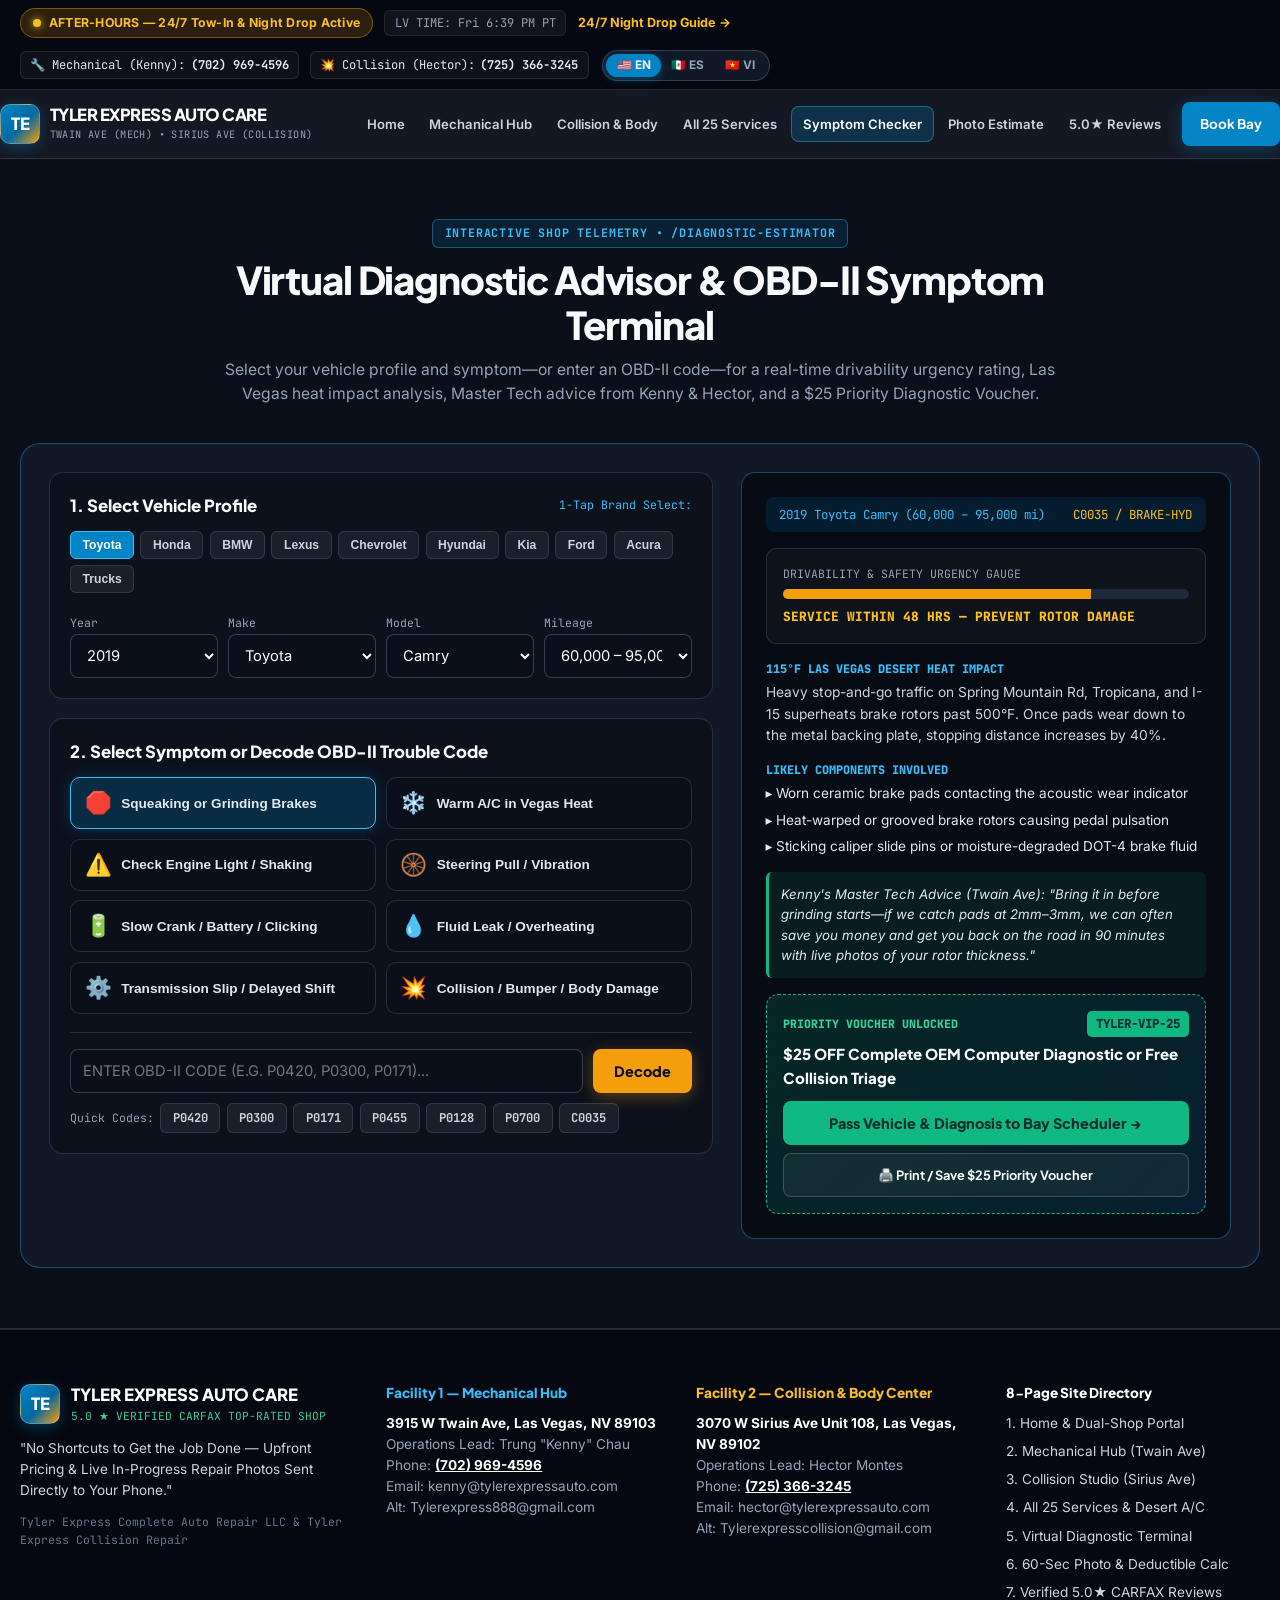
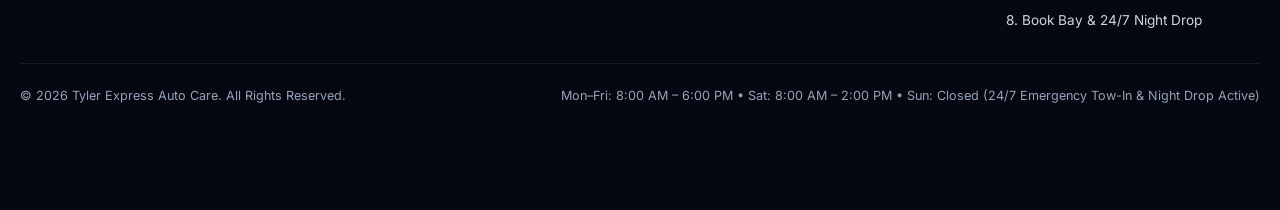
<file: diagnostic-estimator.html>
<!DOCTYPE html>
<html lang="en">
<head>
  <meta charset="UTF-8" />
  <meta name="viewport" content="width=device-width, initial-scale=1.0" />
  <title>Virtual Diagnostic Advisor &amp; OBD-II Terminal | Tyler Express Auto Care</title>
  <meta name="description" content="Interactive Virtual Diagnostic Advisor and OBD-II Trouble Code Decoder for Las Vegas drivers. Unlock a $25 Priority Diagnostic Voucher (TYLER-VIP-25)." />
  <link rel="preconnect" href="https://fonts.googleapis.com" />
  <link rel="preconnect" href="https://fonts.gstatic.com" crossorigin />
  <link href="https://fonts.googleapis.com/css2?family=Inter:wght@400;500;600;700&family=JetBrains+Mono:wght@500;700;800&family=Plus+Jakarta+Sans:wght@700;800;900&display=swap" rel="stylesheet" />
  <link rel="stylesheet" href="styles.css" />
</head>
<body data-page="diagnostics">
  <div id="globalHeaderMount"></div>

  <main>
    <section class="section-dark">
      <div class="container">
        <div class="section-header">
          <span class="eyebrow-tag eyebrow-blue">INTERACTIVE SHOP TELEMETRY • /diagnostic-estimator</span>
          <h1 class="section-title">Virtual Diagnostic Advisor &amp; OBD-II Symptom Terminal</h1>
          <p class="section-subtitle">
            Select your vehicle profile and symptom—or enter an OBD-II code—for a real-time drivability urgency rating, Las Vegas heat impact analysis, Master Tech advice from Kenny &amp; Hector, and a $25 Priority Diagnostic Voucher.
          </p>
        </div>

        <div class="terminal-body">
          <!-- Left Column: Vehicle Selector & Symptom / OBD-II Inputs -->
          <div>
            <div class="diag-step-box">
              <div style="display: flex; justify-content: space-between; align-items: center; margin-bottom: 0.75rem; flex-wrap: wrap;">
                <h2 style="font-family: var(--font-display); font-size: 1.05rem; font-weight: 800;">1. Select Vehicle Profile</h2>
                <span class="mono" style="font-size: 0.73rem; color: #38BDF8;">1-Tap Brand Select:</span>
              </div>

              <div id="diagMakePills" style="display: flex; flex-wrap: wrap; gap: 0.4rem; margin-bottom: 1rem;">
                <button type="button" class="brand-pill-btn active" data-make="Toyota">Toyota</button>
                <button type="button" class="brand-pill-btn" data-make="Honda">Honda</button>
                <button type="button" class="brand-pill-btn" data-make="BMW">BMW</button>
                <button type="button" class="brand-pill-btn" data-make="Lexus">Lexus</button>
                <button type="button" class="brand-pill-btn" data-make="Chevrolet">Chevrolet</button>
                <button type="button" class="brand-pill-btn" data-make="Hyundai">Hyundai</button>
                <button type="button" class="brand-pill-btn" data-make="Kia">Kia</button>
                <button type="button" class="brand-pill-btn" data-make="Ford">Ford</button>
                <button type="button" class="brand-pill-btn" data-make="Acura">Acura</button>
                <button type="button" class="brand-pill-btn" data-make="Trucks">Trucks</button>
              </div>

              <div class="vehicle-select-grid-4">
                <div>
                  <label class="mono" style="font-size: 0.72rem; color: #94A3B8;">Year</label>
                  <select id="diagYearSelect" class="terminal-select"></select>
                </div>
                <div>
                  <label class="mono" style="font-size: 0.72rem; color: #94A3B8;">Make</label>
                  <select id="diagMakeSelect" class="terminal-select"></select>
                </div>
                <div>
                  <label class="mono" style="font-size: 0.72rem; color: #94A3B8;">Model</label>
                  <select id="diagModelSelect" class="terminal-select"></select>
                </div>
                <div>
                  <label class="mono" style="font-size: 0.72rem; color: #94A3B8;">Mileage</label>
                  <select id="diagMileageSelect" class="terminal-select">
                    <option value="Under 30,000 mi">Under 30,000 mi</option>
                    <option value="30,000 – 60,000 mi">30,000 – 60,000 mi</option>
                    <option value="60,000 – 95,000 mi" selected>60,000 – 95,000 mi</option>
                    <option value="95,000 – 140,000 mi">95,000 – 140,000 mi</option>
                    <option value="140,000+ mi">140,000+ mi</option>
                  </select>
                </div>
              </div>
            </div>

            <div class="diag-step-box" style="margin-bottom: 0;">
              <h2 style="font-family: var(--font-display); font-size: 1.05rem; font-weight: 800; margin-bottom: 0.75rem;">
                2. Select Symptom or Decode OBD-II Trouble Code
              </h2>

              <div id="symptomCardsGrid" class="symptom-grid"></div>

              <div style="border-top: 1px solid var(--border-dark); padding-top: 1rem;">
                <div style="display: flex; gap: 0.6rem; flex-wrap: wrap; margin-bottom: 0.65rem;">
                  <input
                    type="text"
                    id="obdCodeInput"
                    class="terminal-input mono"
                    placeholder="Enter OBD-II Code (e.g. P0420, P0300, P0171)..."
                    style="text-transform: uppercase; flex: 1 1 180px;"
                  />
                  <button type="button" id="obdDecodeBtn" class="btn btn-collision-amber" style="flex: 0 0 auto;">Decode</button>
                </div>
                <div style="display: flex; flex-wrap: wrap; gap: 0.4rem; align-items: center;">
                  <span class="mono" style="font-size: 0.72rem; color: #94A3B8;">Quick Codes:</span>
                  <button type="button" class="brand-pill-btn obd-chip mono" data-obd="P0420">P0420</button>
                  <button type="button" class="brand-pill-btn obd-chip mono" data-obd="P0300">P0300</button>
                  <button type="button" class="brand-pill-btn obd-chip mono" data-obd="P0171">P0171</button>
                  <button type="button" class="brand-pill-btn obd-chip mono" data-obd="P0455">P0455</button>
                  <button type="button" class="brand-pill-btn obd-chip mono" data-obd="P0128">P0128</button>
                  <button type="button" class="brand-pill-btn obd-chip mono" data-obd="P0700">P0700</button>
                  <button type="button" class="brand-pill-btn obd-chip mono" data-obd="C0035">C0035</button>
                </div>
              </div>
            </div>
          </div>

          <!-- Right Column: Dynamic Diagnostic Output Panel -->
          <div style="background: #070B14; border: 1px solid rgba(56,189,248,0.35); border-radius: 14px; padding: 1.5rem; display: flex; flex-direction: column; justify-content: space-between;">
            <div>
              <div style="display: flex; justify-content: space-between; align-items: center; background: rgba(2,132,199,0.15); padding: 0.5rem 0.85rem; border-radius: 8px; margin-bottom: 1rem;" class="mono">
                <span id="diagReadoutVehicle" style="font-size: 0.78rem; color: #38BDF8;">2019 Toyota Camry</span>
                <span id="diagReadoutCode" style="font-size: 0.78rem; color: #FBBF24;">C0035 / BRAKE-HYD</span>
              </div>

              <!-- Urgency Gauge -->
              <div style="background: rgba(255,255,255,0.03); border: 1px solid var(--border-dark); padding: 1rem; border-radius: 10px; margin-bottom: 1rem;">
                <div class="mono" style="font-size: 0.72rem; color: #94A3B8; margin-bottom: 0.4rem;">DRIVABILITY &amp; SAFETY URGENCY GAUGE</div>
                <div style="height: 10px; background: #1E293B; border-radius: 999px; overflow: hidden; margin-bottom: 0.5rem;">
                  <div id="diagUrgencyBar" style="height: 100%; width: 76%; background: #F59E0B; transition: all 0.3s ease;"></div>
                </div>
                <div id="diagUrgencyText" class="mono" style="font-size: 0.8rem; font-weight: 800; color: #FBBF24;"></div>
              </div>

              <div id="obdDecodedBanner" style="display: none; background: rgba(245,158,11,0.14); border-left: 3px solid #F59E0B; padding: 0.75rem; border-radius: 6px; margin-bottom: 1rem;"></div>

              <div style="margin-bottom: 0.9rem;">
                <div class="mono" style="font-size: 0.74rem; color: #38BDF8; font-weight: 800; margin-bottom: 0.25rem;">115°F LAS VEGAS DESERT HEAT IMPACT</div>
                <p id="diagVegasImpactText" style="font-size: 0.86rem; color: #CBD5E1;"></p>
              </div>

              <div style="margin-bottom: 0.9rem;">
                <div class="mono" style="font-size: 0.74rem; color: #38BDF8; font-weight: 800; margin-bottom: 0.25rem;">LIKELY COMPONENTS INVOLVED</div>
                <ul id="diagCulpritsList" style="list-style: none; font-size: 0.85rem; color: #E2E8F0; display: grid; gap: 0.35rem;"></ul>
              </div>

              <div style="background: rgba(16,185,129,0.1); border-left: 3px solid #10B981; padding: 0.75rem; border-radius: 6px; margin-bottom: 1rem;">
                <p id="diagTechAdviceText" style="font-size: 0.83rem; color: #E2E8F0; font-style: italic;"></p>
              </div>
            </div>

            <!-- Printable $25 Priority Diagnostic Voucher -->
            <div style="background: linear-gradient(135deg, rgba(16,185,129,0.16), rgba(2,132,199,0.16)); border: 1px dashed #10B981; border-radius: 12px; padding: 1rem;">
              <div style="display: flex; justify-content: space-between; align-items: center; margin-bottom: 0.35rem;">
                <span class="mono" style="font-size: 0.72rem; color: #34D399; font-weight: 800;">PRIORITY VOUCHER UNLOCKED</span>
                <span class="mono" style="background: #10B981; color: #042F2E; padding: 0.2rem 0.55rem; border-radius: 5px; font-weight: 900; font-size: 0.78rem;">TYLER-VIP-25</span>
              </div>
              <div style="font-family: var(--font-display); font-weight: 800; font-size: 0.94rem; margin-bottom: 0.75rem;">
                $25 OFF Complete OEM Computer Diagnostic or Free Collision Triage
              </div>
              <div style="display: grid; gap: 0.5rem;">
                <a id="sendDiagnosisToBayLink" href="book.html" class="btn btn-emerald">
                  Pass Vehicle &amp; Diagnosis to Bay Scheduler →
                </a>
                <button type="button" id="printVoucherBtn" class="btn btn-outline-dark" style="padding: 0.5rem; font-size: 0.8rem;">
                  🖨️ Print / Save $25 Priority Voucher
                </button>
              </div>
            </div>
          </div>
        </div>
      </div>
    </section>
  </main>

  <div id="globalFooterMount"></div>
  <script src="data.js"></script>
  <script src="app.js"></script>
</body>
</html>
</file>
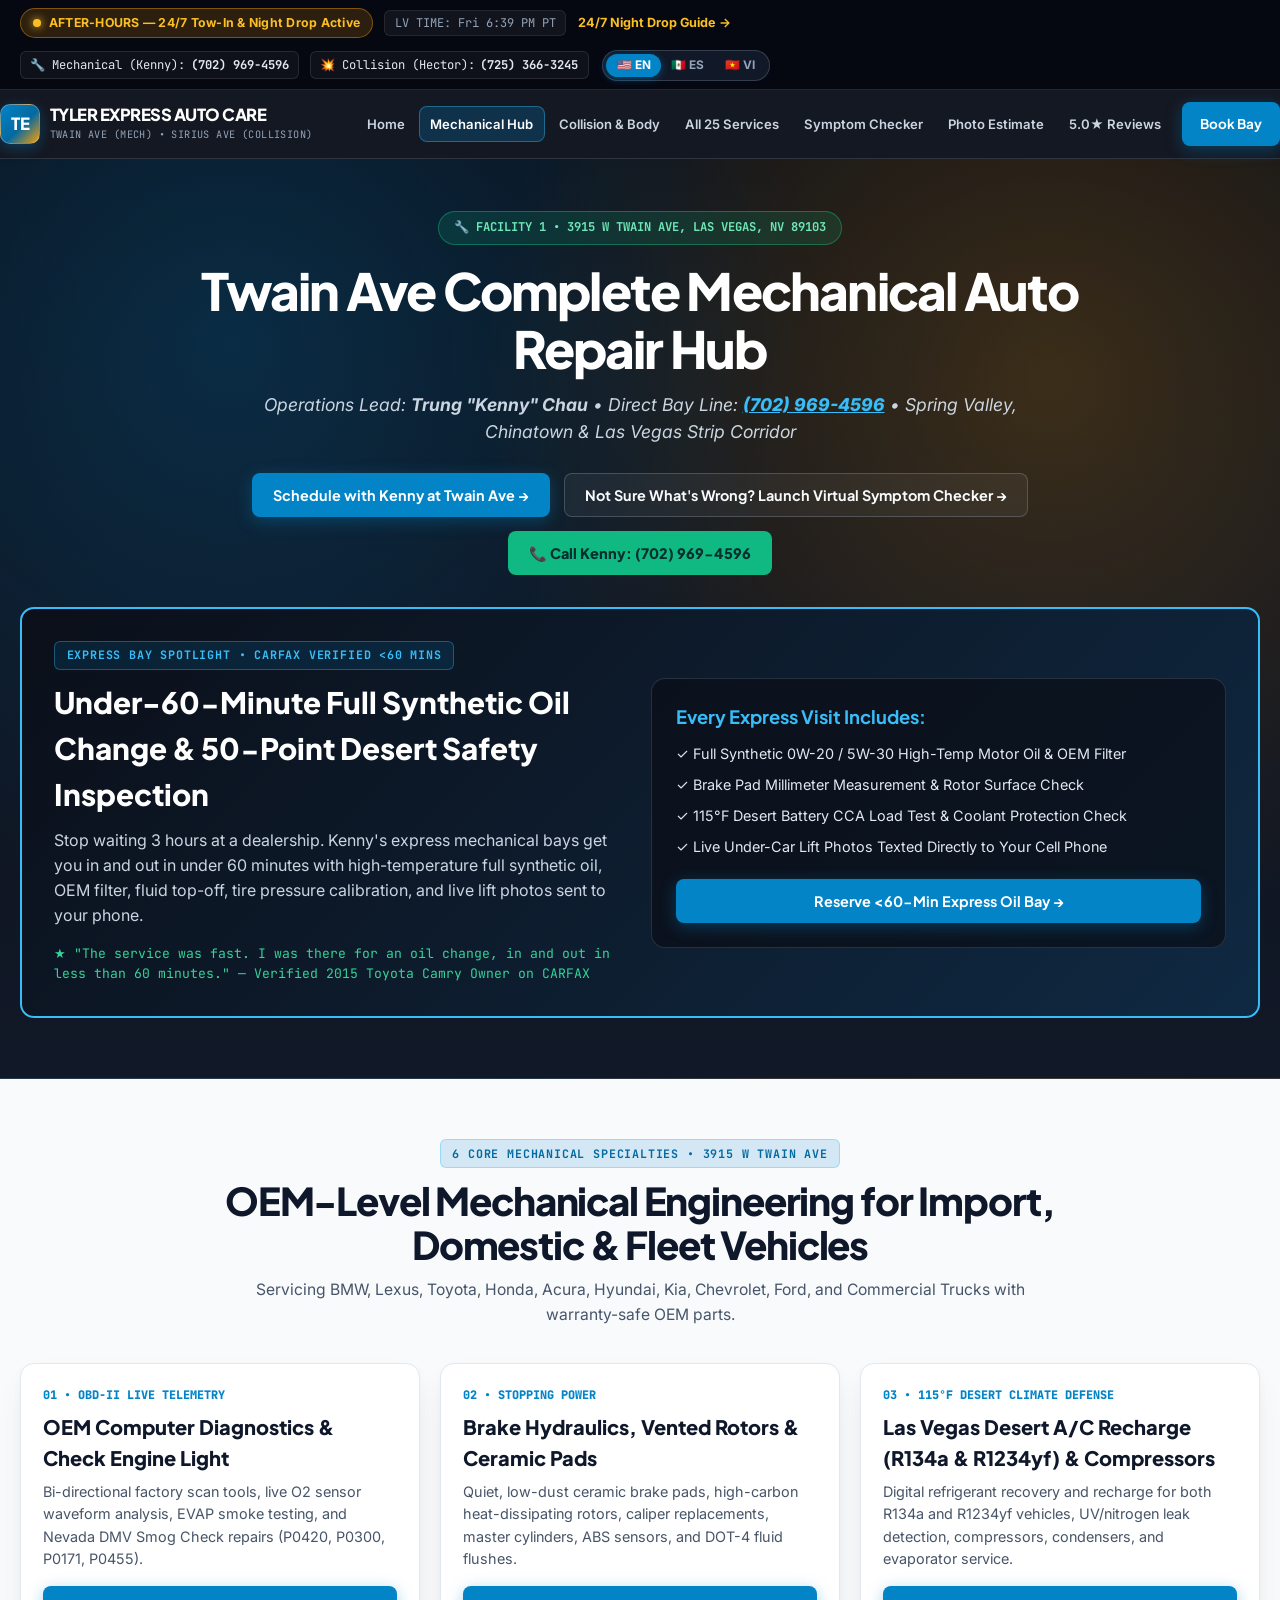
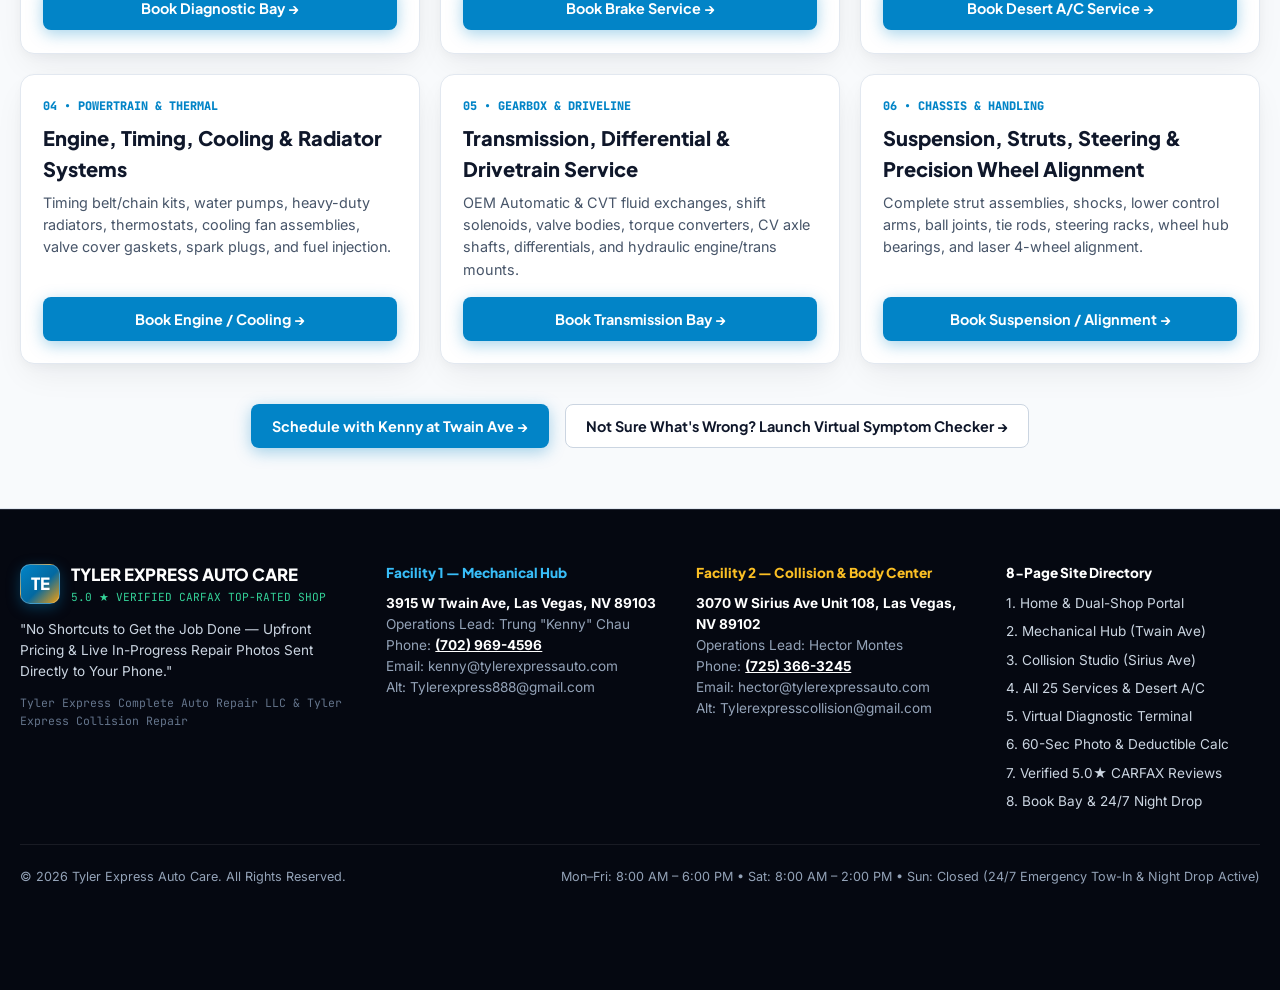
<file: mechanical.html>
<!DOCTYPE html>
<html lang="en">
<head>
  <meta charset="UTF-8" />
  <meta name="viewport" content="width=device-width, initial-scale=1.0" />
  <title>Twain Ave Mechanical Repair Hub | Trung "Kenny" Chau | Tyler Express Auto Care</title>
  <meta name="description" content="Complete Mechanical Auto Repair at 3915 W Twain Ave, Las Vegas, NV 89103. Led by Trung 'Kenny' Chau (702-969-4596). Express <60-min oil changes, OEM diagnostics, brakes, and 115°F Desert A/C repair." />
  <link rel="preconnect" href="https://fonts.googleapis.com" />
  <link rel="preconnect" href="https://fonts.gstatic.com" crossorigin />
  <link href="https://fonts.googleapis.com/css2?family=Inter:wght@400;500;600;700&family=JetBrains+Mono:wght@500;700;800&family=Plus+Jakarta+Sans:wght@700;800;900&display=swap" rel="stylesheet" />
  <link rel="stylesheet" href="styles.css" />
</head>
<body data-page="mechanical">
  <div id="globalHeaderMount"></div>

  <main>
    <!-- PAGE 2 HERO: TWAIN AVE MECHANICAL HUB -->
    <section class="hero-section">
      <div class="container">
        <div class="hero-top-center">
          <div class="carfax-hero-pill">
            <span>🔧 FACILITY 1 • 3915 W TWAIN AVE, LAS VEGAS, NV 89103</span>
          </div>
          <h1 class="hero-headline">
            Twain Ave Complete Mechanical Auto Repair Hub
          </h1>
          <p class="hero-promise">
            Operations Lead: <strong>Trung "Kenny" Chau</strong> • Direct Bay Line: <a href="tel:+17029694596" style="color: #38BDF8; font-weight: 800;">(702) 969-4596</a> • Spring Valley, Chinatown &amp; Las Vegas Strip Corridor
          </p>
          <div style="display: flex; justify-content: center; gap: 0.85rem; flex-wrap: wrap; margin-top: 1.75rem;">
            <a href="book.html?facility=mechanical" class="btn btn-primary-blue">Schedule with Kenny at Twain Ave →</a>
            <a href="diagnostic-estimator.html" class="btn btn-outline-dark">Not Sure What's Wrong? Launch Virtual Symptom Checker →</a>
            <a href="tel:+17029694596" class="btn btn-emerald">📞 Call Kenny: (702) 969-4596</a>
          </div>
        </div>

        <!-- EXPRESS MAINTENANCE SPOTLIGHT -->
        <div class="card-dark" style="border: 2px solid var(--primary-blue-bright); padding: clamp(1.15rem, 4vw, 2rem); margin-top: 2rem; background: linear-gradient(135deg, #0B0F19 0%, #0F2942 100%);">
          <div class="grid-2" style="align-items: center;">
            <div>
              <span class="eyebrow-tag eyebrow-blue">EXPRESS BAY SPOTLIGHT • CARFAX VERIFIED &lt;60 MINS</span>
              <h2 style="font-family: var(--font-display); font-size: 1.85rem; font-weight: 800; margin-bottom: 0.65rem;">
                Under-60-Minute Full Synthetic Oil Change &amp; 50-Point Desert Safety Inspection
              </h2>
              <p style="color: #CBD5E1; margin-bottom: 1rem;">
                Stop waiting 3 hours at a dealership. Kenny's express mechanical bays get you in and out in under 60 minutes with high-temperature full synthetic oil, OEM filter, fluid top-off, tire pressure calibration, and live lift photos sent to your phone.
              </p>
              <p class="mono" style="font-size: 0.82rem; color: #34D399;">
                ★ "The service was fast. I was there for an oil change, in and out in less than 60 minutes." — Verified 2015 Toyota Camry Owner on CARFAX
              </p>
            </div>
            <div style="background: rgba(11,15,25,0.75); border: 1px solid var(--border-dark); padding: 1.5rem; border-radius: 14px;">
              <h3 style="font-family: var(--font-display); font-size: 1.15rem; margin-bottom: 0.75rem; color: #38BDF8;">
                Every Express Visit Includes:
              </h3>
              <ul class="portal-bullets" style="margin: 0 0 1.25rem;">
                <li>✓ Full Synthetic 0W-20 / 5W-30 High-Temp Motor Oil &amp; OEM Filter</li>
                <li>✓ Brake Pad Millimeter Measurement &amp; Rotor Surface Check</li>
                <li>✓ 115°F Desert Battery CCA Load Test &amp; Coolant Protection Check</li>
                <li>✓ Live Under-Car Lift Photos Texted Directly to Your Cell Phone</li>
              </ul>
              <a href="book.html?facility=mechanical&service=svc-oil-express" class="btn btn-primary-blue" style="width: 100%;">
                Reserve &lt;60-Min Express Oil Bay →
              </a>
            </div>
          </div>
        </div>
      </div>
    </section>

    <!-- 6 CORE MECHANICAL SYSTEMS GRID -->
    <section class="section-light">
      <div class="container">
        <div class="section-header">
          <span class="eyebrow-tag eyebrow-blue" style="color: #0369A1;">6 CORE MECHANICAL SPECIALTIES • 3915 W TWAIN AVE</span>
          <h2 class="section-title">OEM-Level Mechanical Engineering for Import, Domestic &amp; Fleet Vehicles</h2>
          <p class="section-subtitle">
            Servicing BMW, Lexus, Toyota, Honda, Acura, Hyundai, Kia, Chevrolet, Ford, and Commercial Trucks with warranty-safe OEM parts.
          </p>
        </div>

        <div class="grid-3">
          <!-- System 1 -->
          <article class="card-light">
            <div>
              <div class="mono" style="font-size: 0.74rem; color: var(--primary-blue); font-weight: 800; margin-bottom: 0.4rem;">01 • OBD-II LIVE TELEMETRY</div>
              <h3 style="font-family: var(--font-display); font-size: 1.25rem; font-weight: 800; margin-bottom: 0.5rem;">
                OEM Computer Diagnostics &amp; Check Engine Light
              </h3>
              <p style="font-size: 0.9rem; color: var(--text-muted-light); margin-bottom: 1rem;">
                Bi-directional factory scan tools, live O2 sensor waveform analysis, EVAP smoke testing, and Nevada DMV Smog Check repairs (P0420, P0300, P0171, P0455).
              </p>
            </div>
            <a href="book.html?facility=mechanical&service=svc-oem-diag" class="btn btn-primary-blue">Book Diagnostic Bay →</a>
          </article>

          <!-- System 2 -->
          <article class="card-light">
            <div>
              <div class="mono" style="font-size: 0.74rem; color: var(--primary-blue); font-weight: 800; margin-bottom: 0.4rem;">02 • STOPPING POWER</div>
              <h3 style="font-family: var(--font-display); font-size: 1.25rem; font-weight: 800; margin-bottom: 0.5rem;">
                Brake Hydraulics, Vented Rotors &amp; Ceramic Pads
              </h3>
              <p style="font-size: 0.9rem; color: var(--text-muted-light); margin-bottom: 1rem;">
                Quiet, low-dust ceramic brake pads, high-carbon heat-dissipating rotors, caliper replacements, master cylinders, ABS sensors, and DOT-4 fluid flushes.
              </p>
            </div>
            <a href="book.html?facility=mechanical&service=svc-brake-pads" class="btn btn-primary-blue">Book Brake Service →</a>
          </article>

          <!-- System 3 -->
          <article class="card-light">
            <div>
              <div class="mono" style="font-size: 0.74rem; color: var(--primary-blue); font-weight: 800; margin-bottom: 0.4rem;">03 • 115°F DESERT CLIMATE DEFENSE</div>
              <h3 style="font-family: var(--font-display); font-size: 1.25rem; font-weight: 800; margin-bottom: 0.5rem;">
                Las Vegas Desert A/C Recharge (R134a &amp; R1234yf) &amp; Compressors
              </h3>
              <p style="font-size: 0.9rem; color: var(--text-muted-light); margin-bottom: 1rem;">
                Digital refrigerant recovery and recharge for both R134a and R1234yf vehicles, UV/nitrogen leak detection, compressors, condensers, and evaporator service.
              </p>
            </div>
            <a href="book.html?facility=mechanical&service=svc-ac-recharge" class="btn btn-primary-blue">Book Desert A/C Service →</a>
          </article>

          <!-- System 4 -->
          <article class="card-light">
            <div>
              <div class="mono" style="font-size: 0.74rem; color: var(--primary-blue); font-weight: 800; margin-bottom: 0.4rem;">04 • POWERTRAIN &amp; THERMAL</div>
              <h3 style="font-family: var(--font-display); font-size: 1.25rem; font-weight: 800; margin-bottom: 0.5rem;">
                Engine, Timing, Cooling &amp; Radiator Systems
              </h3>
              <p style="font-size: 0.9rem; color: var(--text-muted-light); margin-bottom: 1rem;">
                Timing belt/chain kits, water pumps, heavy-duty radiators, thermostats, cooling fan assemblies, valve cover gaskets, spark plugs, and fuel injection.
              </p>
            </div>
            <a href="book.html?facility=mechanical&service=svc-radiator-cooling" class="btn btn-primary-blue">Book Engine / Cooling →</a>
          </article>

          <!-- System 5 -->
          <article class="card-light">
            <div>
              <div class="mono" style="font-size: 0.74rem; color: var(--primary-blue); font-weight: 800; margin-bottom: 0.4rem;">05 • GEARBOX &amp; DRIVELINE</div>
              <h3 style="font-family: var(--font-display); font-size: 1.25rem; font-weight: 800; margin-bottom: 0.5rem;">
                Transmission, Differential &amp; Drivetrain Service
              </h3>
              <p style="font-size: 0.9rem; color: var(--text-muted-light); margin-bottom: 1rem;">
                OEM Automatic &amp; CVT fluid exchanges, shift solenoids, valve bodies, torque converters, CV axle shafts, differentials, and hydraulic engine/trans mounts.
              </p>
            </div>
            <a href="book.html?facility=mechanical&service=svc-trans-fluid" class="btn btn-primary-blue">Book Transmission Bay →</a>
          </article>

          <!-- System 6 -->
          <article class="card-light">
            <div>
              <div class="mono" style="font-size: 0.74rem; color: var(--primary-blue); font-weight: 800; margin-bottom: 0.4rem;">06 • CHASSIS &amp; HANDLING</div>
              <h3 style="font-family: var(--font-display); font-size: 1.25rem; font-weight: 800; margin-bottom: 0.5rem;">
                Suspension, Struts, Steering &amp; Precision Wheel Alignment
              </h3>
              <p style="font-size: 0.9rem; color: var(--text-muted-light); margin-bottom: 1rem;">
                Complete strut assemblies, shocks, lower control arms, ball joints, tie rods, steering racks, wheel hub bearings, and laser 4-wheel alignment.
              </p>
            </div>
            <a href="book.html?facility=mechanical&service=svc-wheel-alignment" class="btn btn-primary-blue">Book Suspension / Alignment →</a>
          </article>
        </div>

        <div style="text-align: center; margin-top: 2.5rem; display: flex; justify-content: center; gap: 1rem; flex-wrap: wrap;">
          <a href="book.html?facility=mechanical" class="btn btn-primary-blue">Schedule with Kenny at Twain Ave →</a>
          <a href="diagnostic-estimator.html" class="btn btn-outline-light">Not Sure What's Wrong? Launch Virtual Symptom Checker →</a>
        </div>
      </div>
    </section>
  </main>

  <div id="globalFooterMount"></div>
  <script src="data.js"></script>
  <script src="app.js"></script>
</body>
</html>
</file>
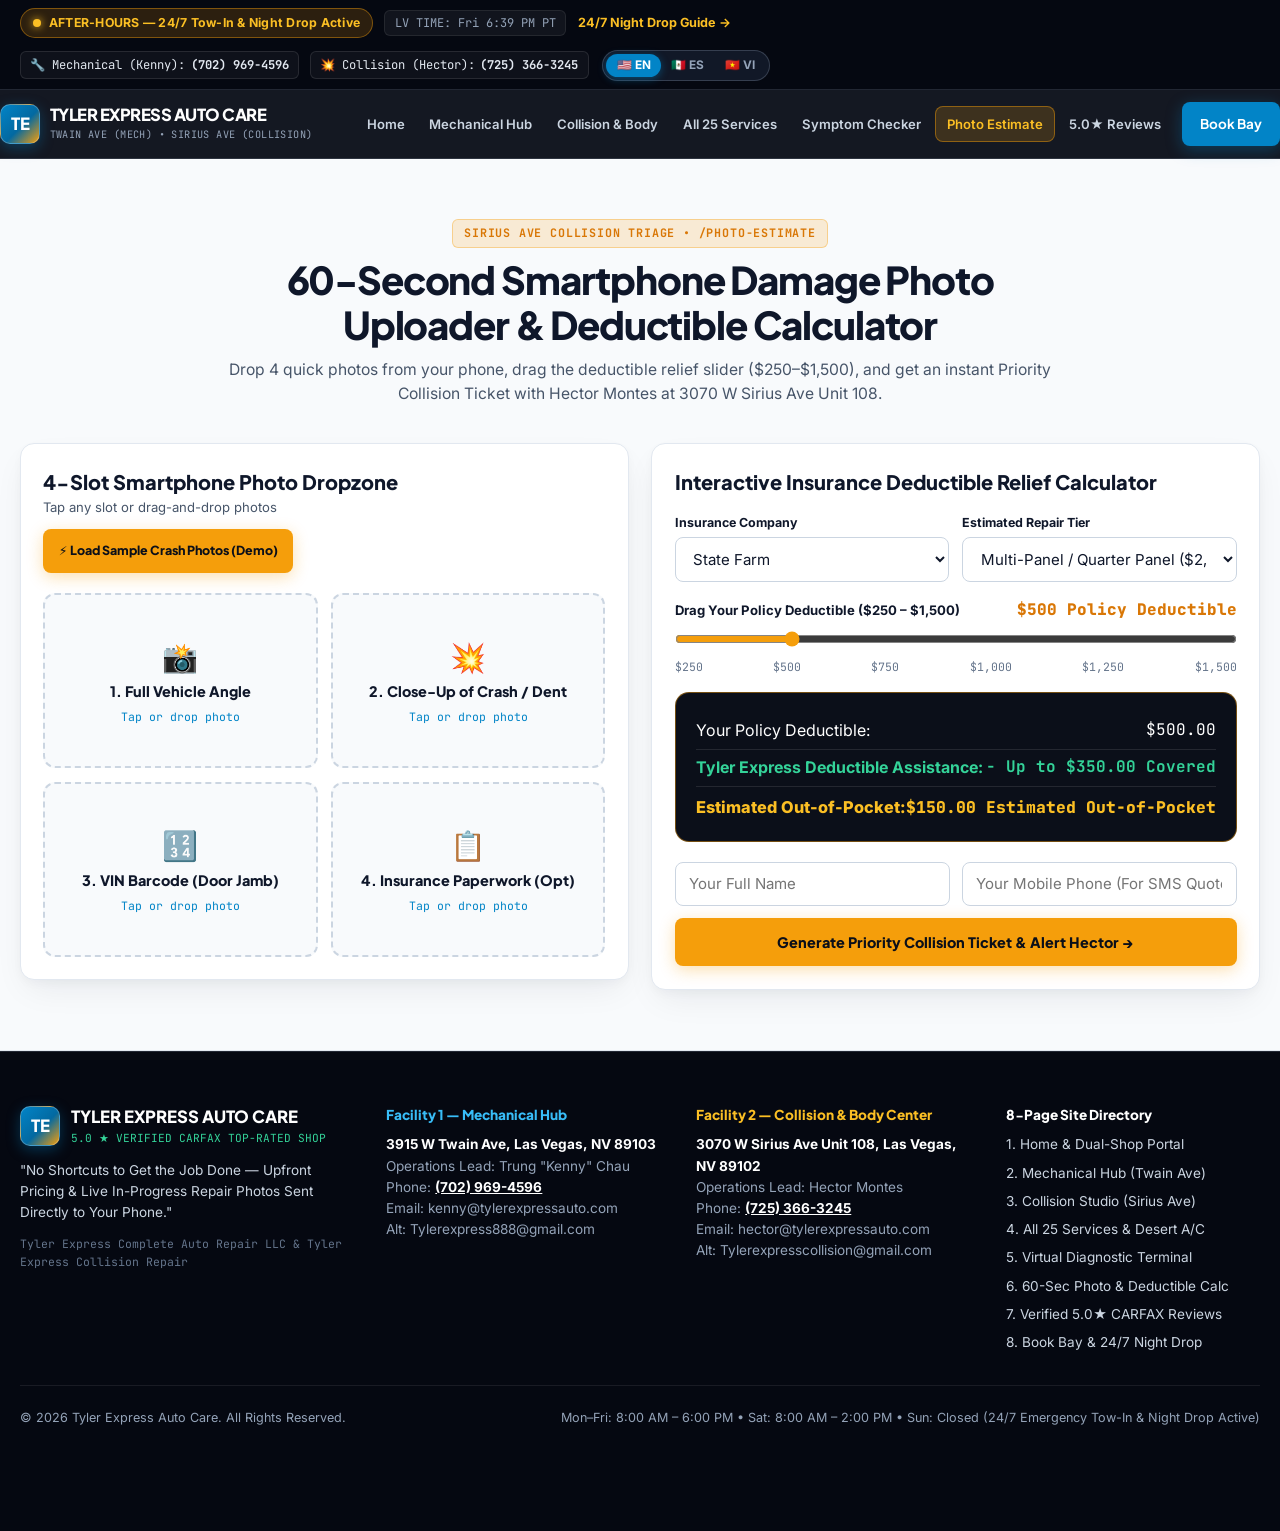
<file: photo-estimate.html>
<!DOCTYPE html>
<html lang="en">
<head>
  <meta charset="UTF-8" />
  <meta name="viewport" content="width=device-width, initial-scale=1.0" />
  <title>60-Sec Smartphone Collision Photo Uploader &amp; Deductible Calculator | Tyler Express</title>
  <meta name="description" content="Upload 4 collision damage photos from your phone and calculate your $250–$1,500 insurance deductible savings with Hector Montes at 3070 W Sirius Ave Unit 108." />
  <link rel="preconnect" href="https://fonts.googleapis.com" />
  <link rel="preconnect" href="https://fonts.gstatic.com" crossorigin />
  <link href="https://fonts.googleapis.com/css2?family=Inter:wght@400;500;600;700&family=JetBrains+Mono:wght@500;700;800&family=Plus+Jakarta+Sans:wght@700;800;900&display=swap" rel="stylesheet" />
  <link rel="stylesheet" href="styles.css" />
</head>
<body data-page="photo-estimate">
  <div id="globalHeaderMount"></div>

  <main>
    <section class="section-light">
      <div class="container">
        <div class="section-header">
          <span class="eyebrow-tag eyebrow-amber">SIRIUS AVE COLLISION TRIAGE • /photo-estimate</span>
          <h1 class="section-title">60-Second Smartphone Damage Photo Uploader &amp; Deductible Calculator</h1>
          <p class="section-subtitle">
            Drop 4 quick photos from your phone, drag the deductible relief slider ($250–$1,500), and get an instant Priority Collision Ticket with Hector Montes at 3070 W Sirius Ave Unit 108.
          </p>
        </div>

        <div class="grid-2" style="align-items: start;">
          <!-- Left: 4-Slot Interactive Photo Dropzone -->
          <div class="card-light">
            <div>
              <div style="display: flex; justify-content: space-between; align-items: center; flex-wrap: wrap; gap: 0.75rem; margin-bottom: 1.25rem;">
                <div>
                  <h2 style="font-family: var(--font-display); font-size: 1.25rem; font-weight: 800;">4-Slot Smartphone Photo Dropzone</h2>
                  <p style="font-size: 0.82rem; color: var(--text-muted-light);">Tap any slot or drag-and-drop photos</p>
                </div>
                <button type="button" id="loadDemoCrashPhotosBtn" class="btn btn-collision-amber" style="padding: 0.48rem 0.9rem; font-size: 0.78rem;">
                  ⚡ Load Sample Crash Photos (Demo)
                </button>
              </div>

              <div class="photo-slots-grid">
                <div class="photo-slot-card">
                  <input type="file" accept="image/*" class="slot-file-input" style="display: none;" />
                  <img class="slot-preview-img" alt="Slot 1 Preview" />
                  <div class="slot-icon-placeholder" style="font-size: 1.8rem;">📸</div>
                  <div style="font-family: var(--font-display); font-weight: 800; font-size: 0.9rem;">1. Full Vehicle Angle</div>
                  <div class="mono slot-status-tag" style="font-size: 0.72rem; color: #0284C7; margin-top: 0.35rem;">Tap or drop photo</div>
                </div>

                <div class="photo-slot-card">
                  <input type="file" accept="image/*" class="slot-file-input" style="display: none;" />
                  <img class="slot-preview-img" alt="Slot 2 Preview" />
                  <div class="slot-icon-placeholder" style="font-size: 1.8rem;">💥</div>
                  <div style="font-family: var(--font-display); font-weight: 800; font-size: 0.9rem;">2. Close-Up of Crash / Dent</div>
                  <div class="mono slot-status-tag" style="font-size: 0.72rem; color: #0284C7; margin-top: 0.35rem;">Tap or drop photo</div>
                </div>

                <div class="photo-slot-card">
                  <input type="file" accept="image/*" class="slot-file-input" style="display: none;" />
                  <img class="slot-preview-img" alt="Slot 3 Preview" />
                  <div class="slot-icon-placeholder" style="font-size: 1.8rem;">🔢</div>
                  <div style="font-family: var(--font-display); font-weight: 800; font-size: 0.9rem;">3. VIN Barcode (Door Jamb)</div>
                  <div class="mono slot-status-tag" style="font-size: 0.72rem; color: #0284C7; margin-top: 0.35rem;">Tap or drop photo</div>
                </div>

                <div class="photo-slot-card">
                  <input type="file" accept="image/*" class="slot-file-input" style="display: none;" />
                  <img class="slot-preview-img" alt="Slot 4 Preview" />
                  <div class="slot-icon-placeholder" style="font-size: 1.8rem;">📋</div>
                  <div style="font-family: var(--font-display); font-weight: 800; font-size: 0.9rem;">4. Insurance Paperwork (Opt)</div>
                  <div class="mono slot-status-tag" style="font-size: 0.72rem; color: #0284C7; margin-top: 0.35rem;">Tap or drop photo</div>
                </div>
              </div>
            </div>
          </div>

          <!-- Right: Interactive Deductible Relief Calculator ($250 / $500 / $1,000 / $1,500) -->
          <div class="card-light">
            <div>
              <h2 style="font-family: var(--font-display); font-size: 1.25rem; font-weight: 800; margin-bottom: 1rem;">
                Interactive Insurance Deductible Relief Calculator
              </h2>

              <div class="grid-2" style="gap: 0.85rem; margin-bottom: 1rem;">
                <div>
                  <label style="font-size: 0.78rem; font-weight: 700; display: block; margin-bottom: 0.3rem;">Insurance Company</label>
                  <select id="insCarrierSelect" class="light-select">
                    <option value="State Farm">State Farm</option>
                    <option value="GEICO">GEICO</option>
                    <option value="Progressive">Progressive</option>
                    <option value="Allstate">Allstate</option>
                    <option value="AAA">AAA Insurance</option>
                    <option value="Farmers">Farmers Insurance</option>
                    <option value="Liberty Mutual">Liberty Mutual</option>
                    <option value="Self-Pay (Direct Cash Discount)">Self-Pay (Cash Rate)</option>
                  </select>
                </div>
                <div>
                  <label style="font-size: 0.78rem; font-weight: 700; display: block; margin-bottom: 0.3rem;">Estimated Repair Tier</label>
                  <select id="damageScopeSelect" class="light-select">
                    <option value="minor">Minor Bumper / Single Panel ($900–$1,800)</option>
                    <option value="moderate" selected>Multi-Panel / Quarter Panel ($2,200–$4,500)</option>
                    <option value="major">Major Collision / Frame &amp; Paint ($5,000+)</option>
                  </select>
                </div>
              </div>

              <!-- Deductible Slider ($250 / $500 / $1,000 / $1,500) -->
              <div style="margin-bottom: 1rem;">
                <div style="display: flex; justify-content: space-between; align-items: center; margin-bottom: 0.4rem;">
                  <label style="font-size: 0.82rem; font-weight: 700;">Drag Your Policy Deductible ($250 – $1,500)</label>
                  <span id="dedSliderReadout" class="mono" style="font-weight: 800; color: #D97706;">$500 Policy Deductible</span>
                </div>
                <input
                  type="range"
                  id="deductibleRangeSlider"
                  min="250"
                  max="1500"
                  step="250"
                  value="500"
                  style="width: 100%; accent-color: #F59E0B; cursor: pointer;"
                />
                <div class="mono" style="display: flex; justify-content: space-between; font-size: 0.72rem; color: #64748B; margin-top: 0.25rem;">
                  <span>$250</span>
                  <span>$500</span>
                  <span>$750</span>
                  <span>$1,000</span>
                  <span>$1,250</span>
                  <span>$1,500</span>
                </div>
              </div>

              <!-- Savings Output Box -->
              <div style="background: #0B0F19; color: #FFFFFF; border-radius: 14px; padding: 1.25rem; margin-bottom: 1.25rem; border: 1px solid rgba(245,158,11,0.45);">
                <div style="display: flex; justify-content: space-between; padding: 0.35rem 0; border-bottom: 1px solid rgba(255,255,255,0.1);">
                  <span>Your Policy Deductible:</span>
                  <span id="calcStdDed" class="mono">$500.00</span>
                </div>
                <div style="display: flex; justify-content: space-between; padding: 0.35rem 0; border-bottom: 1px solid rgba(255,255,255,0.1); color: #34D399; font-weight: 700;">
                  <span>Tyler Express Deductible Assistance:</span>
                  <span id="calcRelCredit" class="mono">- Up to $350.00 Covered</span>
                </div>
                <div style="display: flex; justify-content: space-between; padding-top: 0.55rem; color: #FBBF24; font-weight: 800; font-size: 1.02rem;">
                  <span>Estimated Out-of-Pocket:</span>
                  <span id="calcOutPocket" class="mono">$150.00</span>
                </div>
              </div>

              <form id="photoEstimateForm" style="display: grid; gap: 0.75rem;">
                <div class="grid-2" style="gap: 0.75rem;">
                  <input type="text" id="photoEstName" class="light-input" placeholder="Your Full Name" required />
                  <input type="tel" id="photoEstPhone" class="light-input" placeholder="Your Mobile Phone (For SMS Quote)" required />
                </div>
                <button type="submit" class="btn btn-collision-amber" style="width: 100%; padding: 0.9rem;">
                  Generate Priority Collision Ticket &amp; Alert Hector →
                </button>
              </form>

              <div id="collisionTicketOutput" style="display: none; background: rgba(16,185,129,0.12); border: 2px solid #10B981; border-radius: 12px; padding: 1.15rem; margin-top: 1rem;"></div>
            </div>
          </div>
        </div>
      </div>
    </section>
  </main>

  <div id="globalFooterMount"></div>
  <script src="data.js"></script>
  <script src="app.js"></script>
</body>
</html>
</file>
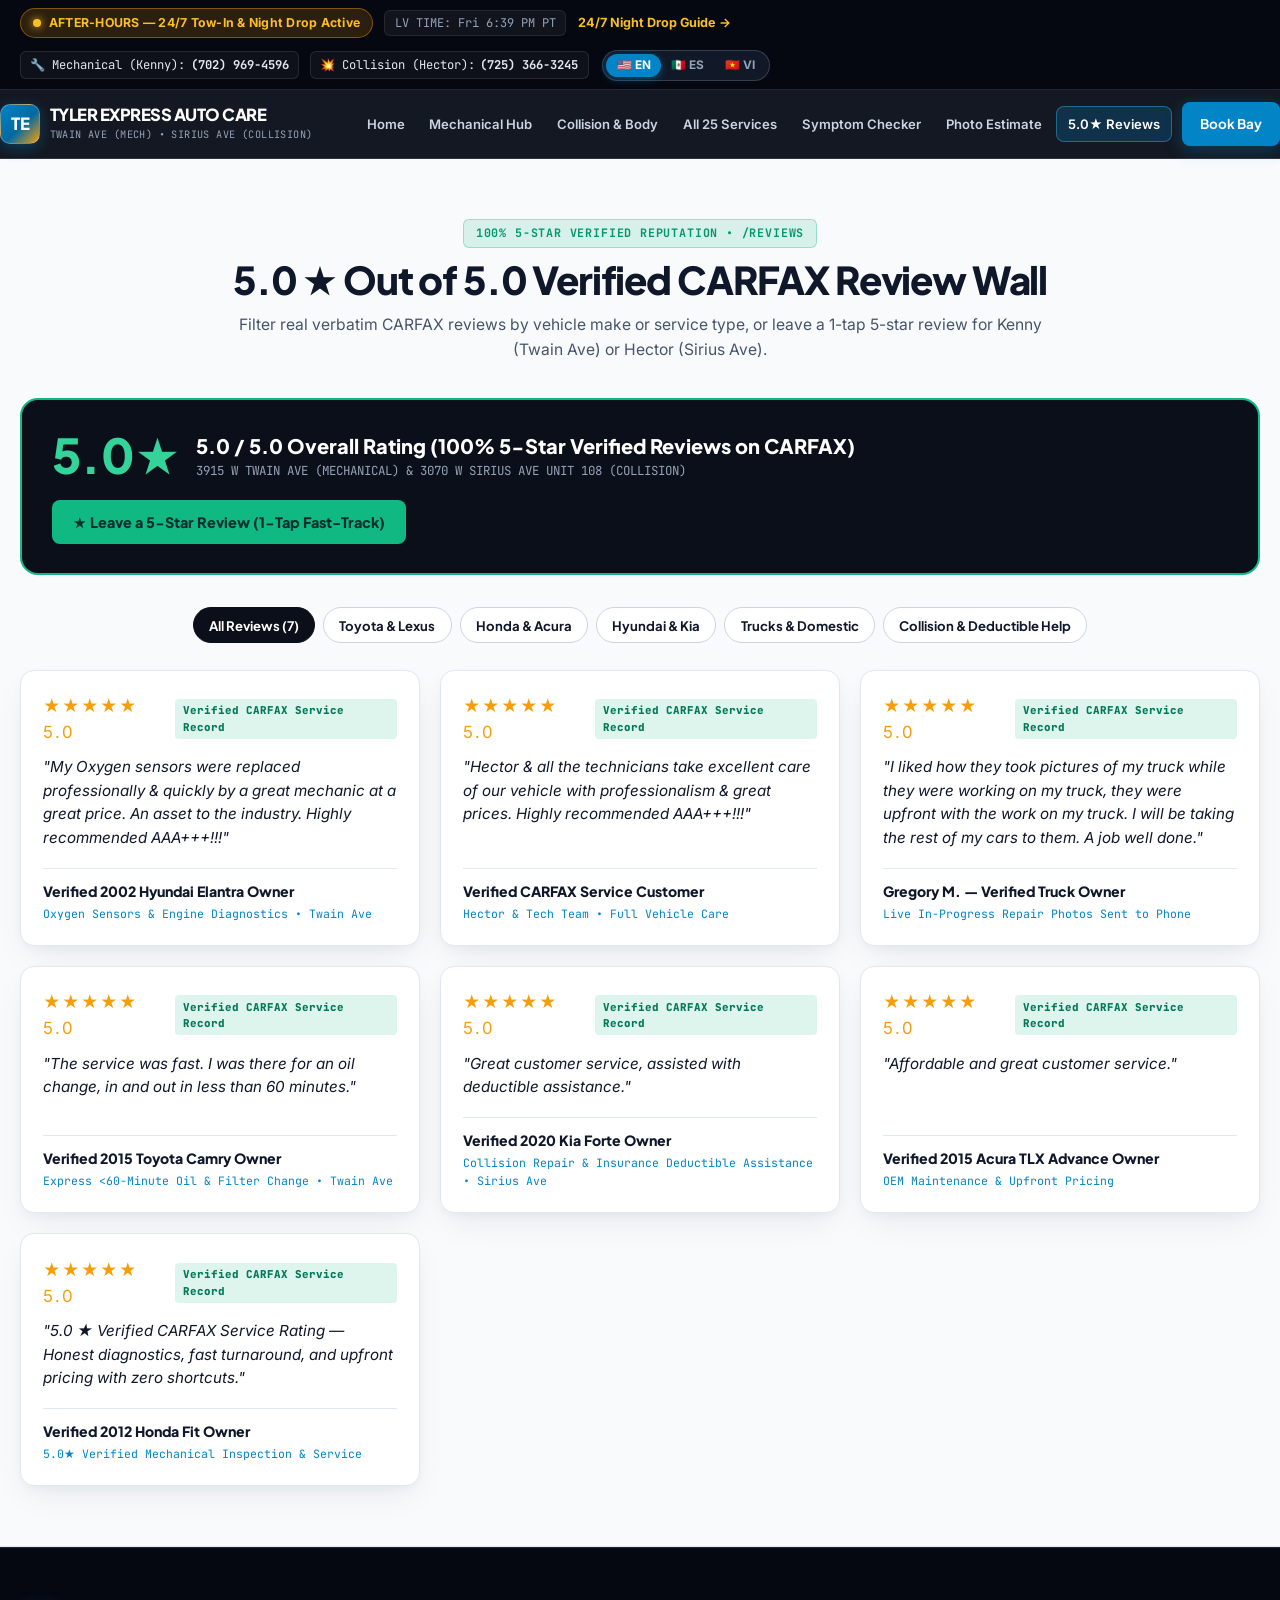
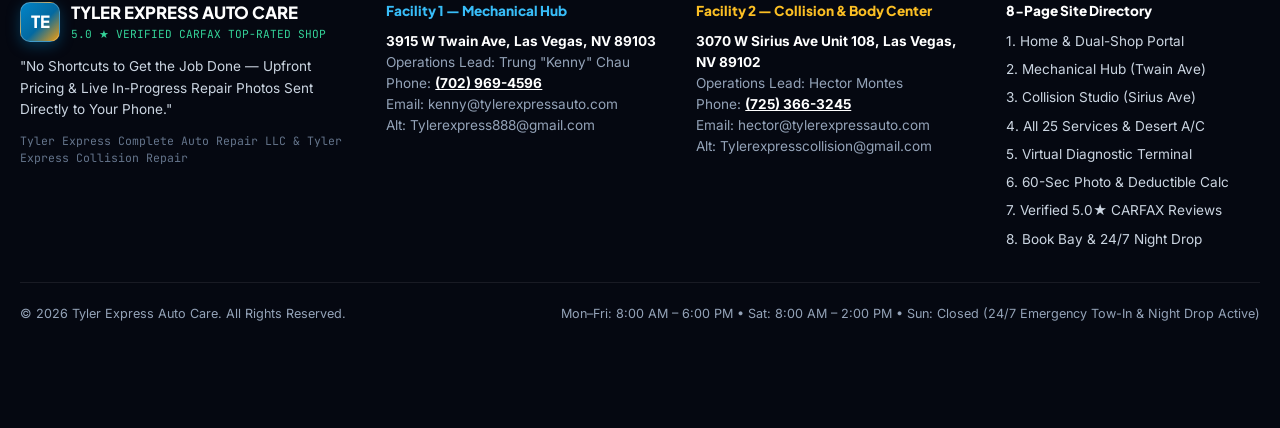
<file: reviews.html>
<!DOCTYPE html>
<html lang="en">
<head>
  <meta charset="UTF-8" />
  <meta name="viewport" content="width=device-width, initial-scale=1.0" />
  <title>Verified 5.0★ CARFAX Review Wall &amp; VIP Review Flow | Tyler Express Auto Care</title>
  <meta name="description" content="Read 100% 5-Star Verified CARFAX Service Reviews for Tyler Express Auto Care in Las Vegas—covering Toyota, Lexus, Honda, Acura, Hyundai, Kia, and Trucks." />
  <link rel="preconnect" href="https://fonts.googleapis.com" />
  <link rel="preconnect" href="https://fonts.gstatic.com" crossorigin />
  <link href="https://fonts.googleapis.com/css2?family=Inter:wght@400;500;600;700&family=JetBrains+Mono:wght@500;700;800&family=Plus+Jakarta+Sans:wght@700;800;900&display=swap" rel="stylesheet" />
  <link rel="stylesheet" href="styles.css" />
</head>
<body data-page="reviews">
  <div id="globalHeaderMount"></div>

  <main>
    <section class="section-light">
      <div class="container">
        <div class="section-header">
          <span class="eyebrow-tag eyebrow-emerald">100% 5-STAR VERIFIED REPUTATION • /reviews</span>
          <h1 class="section-title">5.0 ★ Out of 5.0 Verified CARFAX Review Wall</h1>
          <p class="section-subtitle">
            Filter real verbatim CARFAX reviews by vehicle make or service type, or leave a 1-tap 5-star review for Kenny (Twain Ave) or Hector (Sirius Ave).
          </p>
        </div>

        <!-- Scorecard Header -->
        <div style="background: #0B0F19; color: #FFFFFF; border: 2px solid #10B981; border-radius: 18px; padding: clamp(1.15rem, 4vw, 1.85rem); display: flex; justify-content: space-between; align-items: center; flex-wrap: wrap; gap: 1.25rem; margin-bottom: 2rem;">
          <div style="display: flex; align-items: center; gap: 1rem; flex-wrap: wrap;">
            <div style="font-family: var(--font-display); font-size: 3rem; font-weight: 900; color: #34D399; line-height: 1;">5.0★</div>
            <div>
              <div style="font-family: var(--font-display); font-weight: 800; font-size: 1.25rem;">
                5.0 / 5.0 Overall Rating (100% 5-Star Verified Reviews on CARFAX)
              </div>
              <div class="mono" style="font-size: 0.78rem; color: #94A3B8;">
                3915 W TWAIN AVE (MECHANICAL) &amp; 3070 W SIRIUS AVE UNIT 108 (COLLISION)
              </div>
            </div>
          </div>
          <button type="button" id="openVipReviewModalBtn" class="btn btn-emerald">
            ★ Leave a 5-Star Review (1-Tap Fast-Track)
          </button>
        </div>

        <!-- Make-Specific Filter Pills -->
        <div id="reviewFilterTabs" class="catalog-tabs">
          <button type="button" class="cat-tab-btn active" data-rev-filter="all">All Reviews (7)</button>
          <button type="button" class="cat-tab-btn" data-rev-filter="toyota-lexus">Toyota &amp; Lexus</button>
          <button type="button" class="cat-tab-btn" data-rev-filter="honda-acura">Honda &amp; Acura</button>
          <button type="button" class="cat-tab-btn" data-rev-filter="hyundai-kia">Hyundai &amp; Kia</button>
          <button type="button" class="cat-tab-btn" data-rev-filter="trucks-domestic">Trucks &amp; Domestic</button>
          <button type="button" class="cat-tab-btn" data-rev-filter="collision">Collision &amp; Deductible Help</button>
        </div>

        <!-- Verified Customer Cards -->
        <div id="reviewsWallGrid" class="grid-3"></div>
      </div>
    </section>
  </main>

  <!-- 1-Tap Leave a 5-Star Review Fast-Track Modal -->
  <div id="vipReviewModal" class="modal-backdrop" role="dialog" aria-modal="true">
    <div class="modal-card">
      <button type="button" id="closeVipReviewModalBtn" class="modal-close">✕</button>
      <span class="eyebrow-tag eyebrow-emerald">VIP CUSTOMER REVIEW FAST-TRACK</span>
      <h2 style="font-family: var(--font-display); font-size: 1.5rem; font-weight: 800; margin-bottom: 0.65rem;">
        Select Which Las Vegas Facility Served You Today:
      </h2>
      <p style="font-size: 0.9rem; color: #CBD5E1; margin-bottom: 1.25rem;">
        Your 5-star review helps local Las Vegas drivers find honest mechanical and collision care with zero shortcuts.
      </p>
      <div style="display: grid; gap: 0.85rem;">
        <a href="https://www.google.com/maps/search/?api=1&query=3915+W+Twain+Ave+Las+Vegas+NV+89103" target="_blank" rel="noopener" class="btn btn-primary-blue">
          🔧 Review Twain Ave Mechanical Hub (Trung "Kenny" Chau) →
        </a>
        <a href="https://www.google.com/maps/search/?api=1&query=3070+W+Sirius+Ave+Unit+108+Las+Vegas+NV+89102" target="_blank" rel="noopener" class="btn btn-collision-amber">
          💥 Review Sirius Ave Collision Center (Hector Montes) →
        </a>
      </div>
    </div>
  </div>

  <div id="globalFooterMount"></div>
  <script src="data.js"></script>
  <script src="app.js"></script>
</body>
</html>
</file>
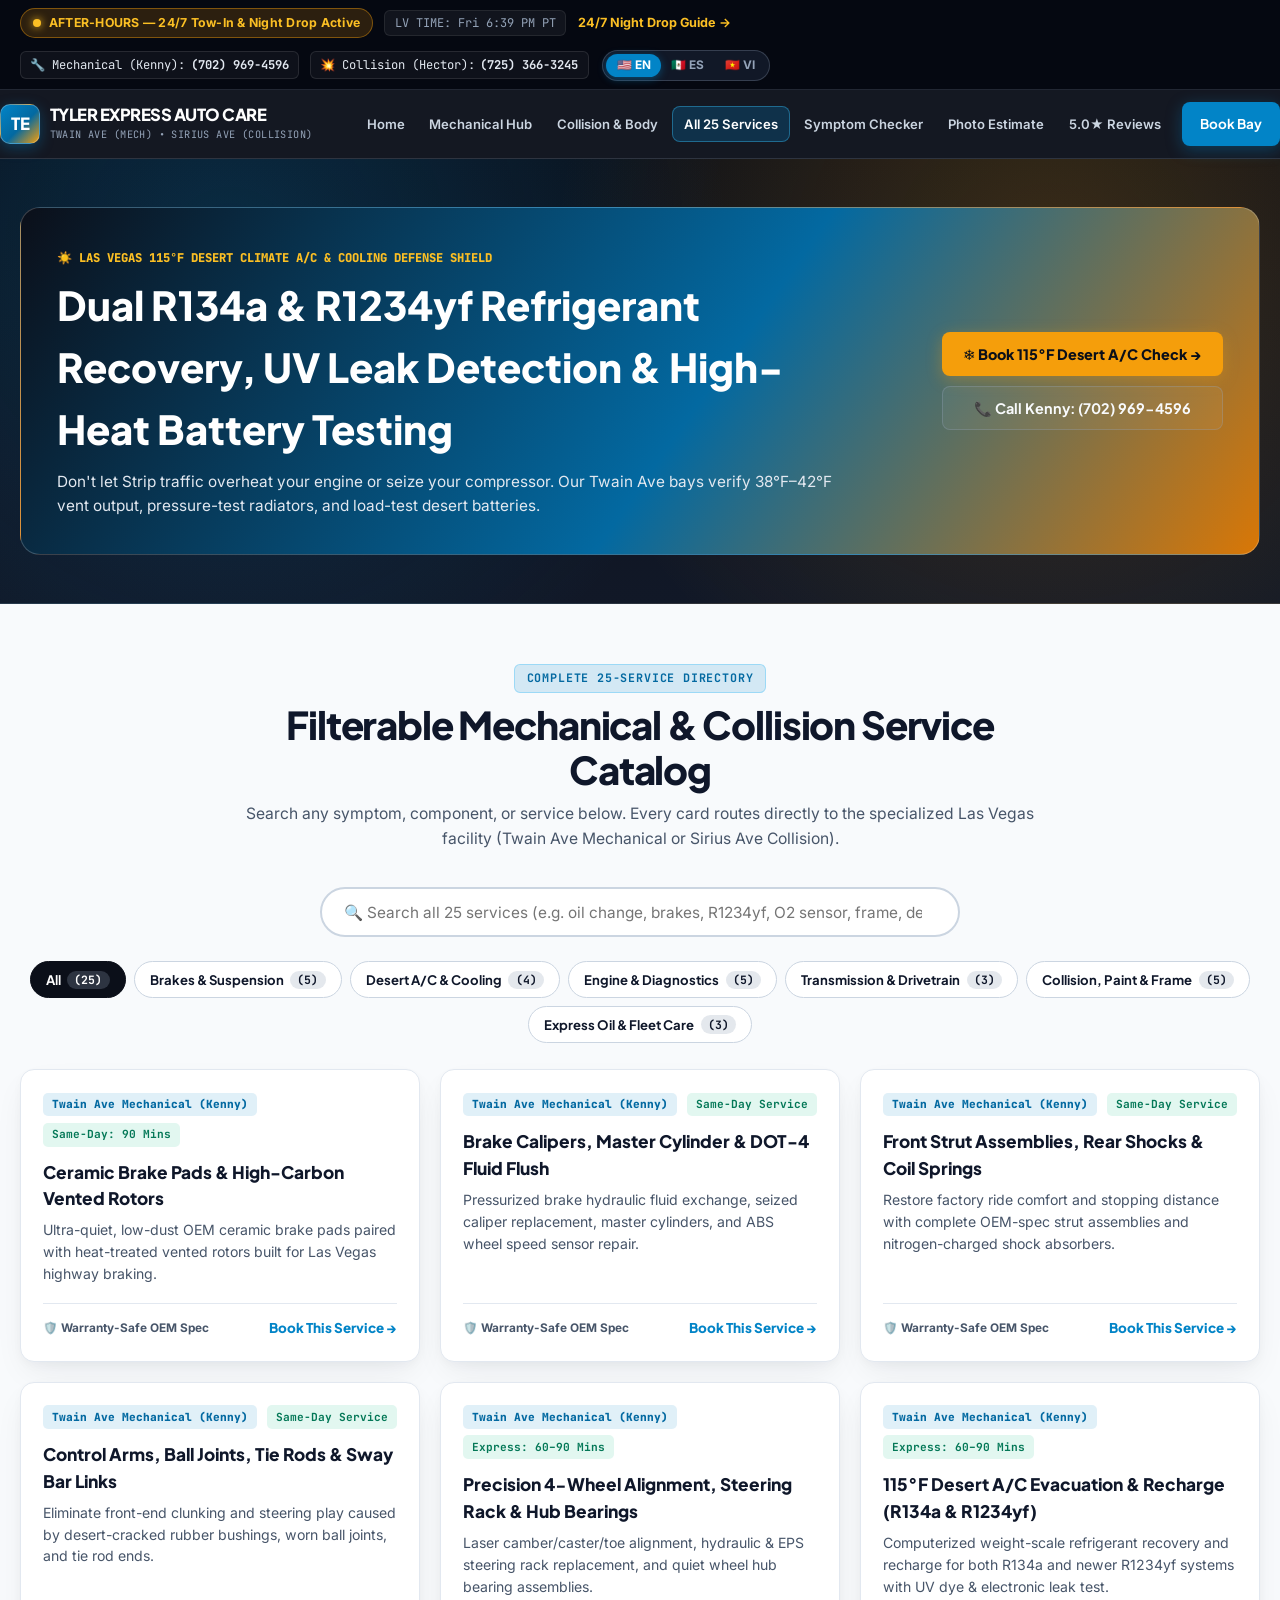
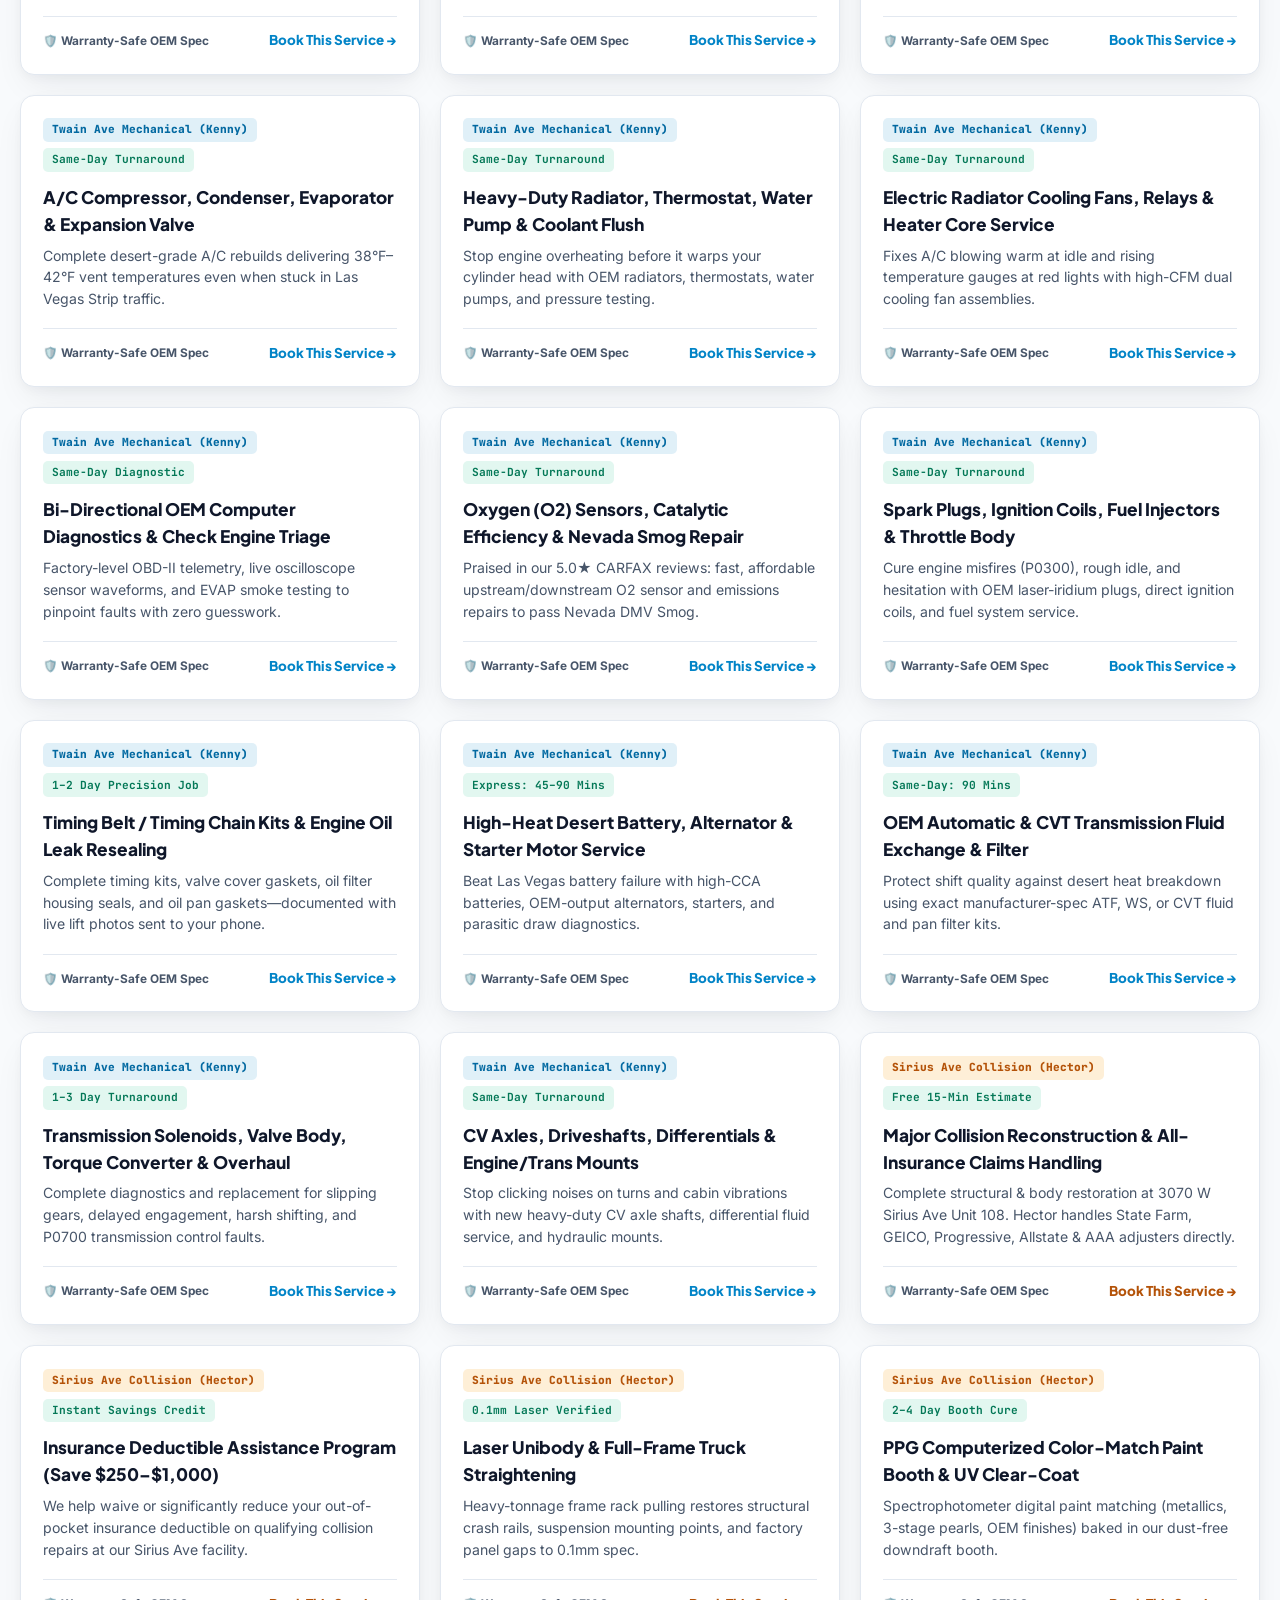
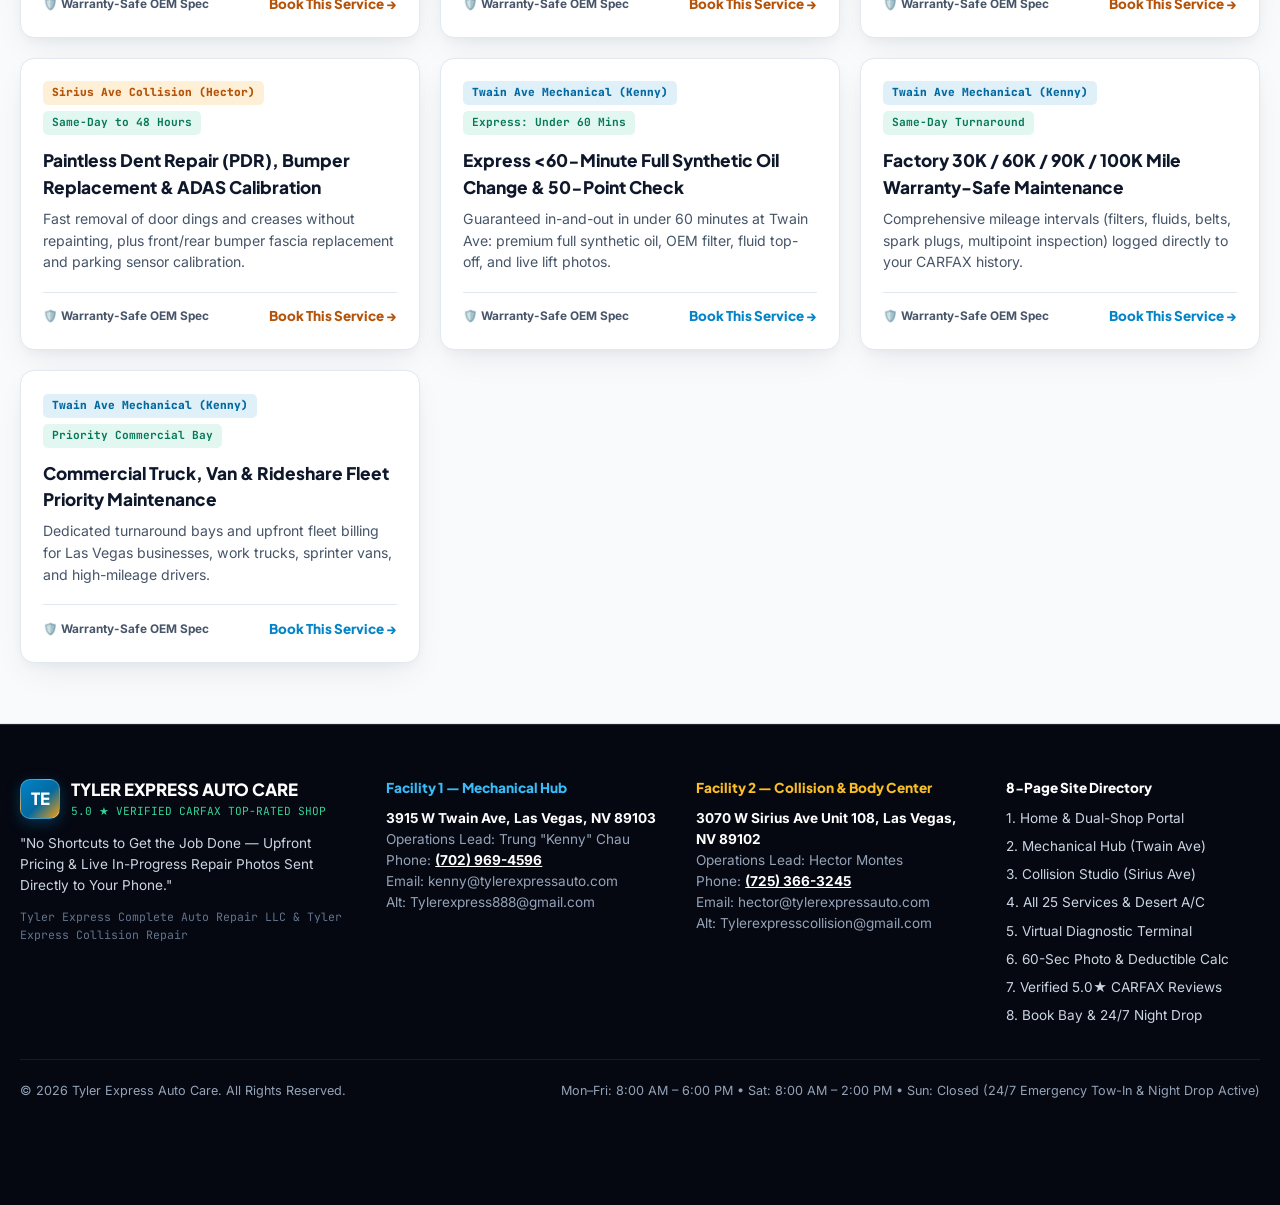
<file: services.html>
<!DOCTYPE html>
<html lang="en">
<head>
  <meta charset="UTF-8" />
  <meta name="viewport" content="width=device-width, initial-scale=1.0" />
  <title>25-Service Filterable Catalog &amp; 115°F Desert A/C Shield | Tyler Express Auto Care</title>
  <meta name="description" content="Explore all 25 mechanical, brake, 115°F desert A/C, transmission, express oil, and collision repair services at Tyler Express Auto Care in Las Vegas." />
  <link rel="preconnect" href="https://fonts.googleapis.com" />
  <link rel="preconnect" href="https://fonts.gstatic.com" crossorigin />
  <link href="https://fonts.googleapis.com/css2?family=Inter:wght@400;500;600;700&family=JetBrains+Mono:wght@500;700;800&family=Plus+Jakarta+Sans:wght@700;800;900&display=swap" rel="stylesheet" />
  <link rel="stylesheet" href="styles.css" />
</head>
<body data-page="services">
  <div id="globalHeaderMount"></div>

  <main>
    <!-- LAS VEGAS 115°F DESERT CLIMATE A/C & COOLING DEFENSE HERO BANNER -->
    <section class="hero-section" style="padding: 3rem 0;">
      <div class="container">
        <div style="background: linear-gradient(125deg, #0B0F19 0%, #0369A1 55%, #D97706 100%); border-radius: 20px; padding: clamp(1.15rem, 4vw, 2.25rem); border: 1px solid rgba(255,255,255,0.2); display: flex; justify-content: space-between; align-items: center; flex-wrap: wrap; gap: 1.5rem;">
          <div style="max-width: 780px;">
            <span class="mono" style="font-size: 0.76rem; color: #FBBF24; font-weight: 800;">
              ☀️ LAS VEGAS 115°F DESERT CLIMATE A/C &amp; COOLING DEFENSE SHIELD
            </span>
            <h1 style="font-family: var(--font-display); font-size: clamp(1.75rem, 3.2vw, 2.5rem); font-weight: 800; color: #FFFFFF; margin: 0.35rem 0 0.6rem;">
              Dual R134a &amp; R1234yf Refrigerant Recovery, UV Leak Detection &amp; High-Heat Battery Testing
            </h1>
            <p style="color: #E2E8F0; font-size: 0.96rem;">
              Don't let Strip traffic overheat your engine or seize your compressor. Our Twain Ave bays verify 38°F–42°F vent output, pressure-test radiators, and load-test desert batteries.
            </p>
          </div>
          <div style="display: flex; flex-direction: column; gap: 0.65rem;">
            <a href="book.html?facility=mechanical&service=svc-ac-recharge" class="btn btn-collision-amber">
              ❄️ Book 115°F Desert A/C Check →
            </a>
            <a href="tel:+17029694596" class="btn btn-outline-dark">
              📞 Call Kenny: (702) 969-4596
            </a>
          </div>
        </div>
      </div>
    </section>

    <!-- 25-SERVICE FILTERABLE CATALOG -->
    <section class="section-light">
      <div class="container">
        <div class="section-header">
          <span class="eyebrow-tag eyebrow-blue" style="color: #0369A1;">COMPLETE 25-SERVICE DIRECTORY</span>
          <h2 class="section-title">Filterable Mechanical &amp; Collision Service Catalog</h2>
          <p class="section-subtitle">
            Search any symptom, component, or service below. Every card routes directly to the specialized Las Vegas facility (Twain Ave Mechanical or Sirius Ave Collision).
          </p>
        </div>

        <div style="max-width: 640px; margin: 0 auto 1.5rem;">
          <input
            type="search"
            id="serviceSearchInput"
            class="light-input"
            style="border-radius: 999px; padding: 0.85rem 1.35rem; border-width: 2px; font-size: 0.96rem;"
            placeholder="🔍 Search all 25 services (e.g. oil change, brakes, R1234yf, O2 sensor, frame, deductible)..."
          />
        </div>

        <div id="serviceCategoryTabs" class="catalog-tabs"></div>

        <div id="servicesCatalogGrid" class="grid-3"></div>
      </div>
    </section>
  </main>

  <div id="globalFooterMount"></div>
  <script src="data.js"></script>
  <script src="app.js"></script>
</body>
</html>
</file>
<file: styles.css>
/* ==========================================================================
   TYLER EXPRESS AUTO CARE — 8-PAGE ARCHITECTURE & PHOTOREALISTIC STUDIO CSS
   Theme Polarity: Intentional Dark (#0B0F19) & Crisp Daylight (#F8FAFC) Hybrid
   Mobile-First & Touch-Ergonomic Optimization (iOS Safari / Android Chrome)
   ========================================================================== */

:root {
  --bg-obsidian: #0B0F19;
  --bg-slate: #111827;
  --bg-slate-elevated: #1E293B;
  --surface-light: #F8FAFC;
  --surface-white: #FFFFFF;
  --primary-blue: #0284C7;
  --primary-blue-bright: #38BDF8;
  --primary-blue-dark: #0369A1;
  --collision-amber: #F59E0B;
  --collision-amber-bright: #FBBF24;
  --collision-amber-dark: #D97706;
  --carfax-emerald: #10B981;
  --carfax-emerald-dark: #059669;
  --danger-crimson: #EF4444;
  --text-dark: #0F172A;
  --text-muted-light: #475569;
  --text-on-dark: #F8FAFC;
  --text-muted-dark: #94A3B8;
  --border-dark: rgba(148, 163, 184, 0.2);
  --border-light: #E2E8F0;
  --shadow-card: 0 14px 34px -8px rgba(15, 23, 42, 0.08), 0 4px 12px -2px rgba(15, 23, 42, 0.04);
  --shadow-glow-blue: 0 0 32px rgba(2, 132, 199, 0.35);
  --shadow-glow-amber: 0 0 32px rgba(245, 158, 11, 0.32);
  --font-display: 'Plus Jakarta Sans', 'Inter', system-ui, -apple-system, sans-serif;
  --font-sans: 'Inter', system-ui, -apple-system, sans-serif;
  --font-mono: 'JetBrains Mono', monospace;
  --radius-sm: 8px;
  --radius-md: 14px;
  --radius-lg: 20px;
}

*, *::before, *::after {
  box-sizing: border-box;
  margin: 0;
  padding: 0;
}

html {
  scroll-behavior: smooth;
  font-size: 16px;
  -webkit-text-size-adjust: 100%;
  width: 100%;
  max-width: 100%;
  overflow-x: hidden;
  overflow-x: clip;
}

body {
  font-family: var(--font-sans);
  color: var(--text-dark);
  background-color: var(--surface-light);
  line-height: 1.55;
  -webkit-font-smoothing: antialiased;
  width: 100%;
  max-width: 100%;
  overflow-x: hidden;
  overflow-x: clip;
  min-height: 100vh;
  display: flex;
  flex-direction: column;
  position: relative;
  overflow-wrap: break-word;
}

main,
section,
header,
footer,
#globalHeaderMount,
#globalFooterMount {
  width: 100%;
  max-width: 100%;
  overflow-x: clip;
}

main {
  flex: 1;
}

.container {
  width: 100%;
  max-width: 1340px;
  margin: 0 auto;
  padding: 0 1.25rem;
}

.mono {
  font-family: var(--font-mono);
}

/* ==========================================================================
   TOP LIVE UTILITY & TELEMETRY BAR (PERSISTENT ACROSS ALL 8 PAGES)
   ========================================================================== */
.utility-bar {
  background: #050811;
  color: var(--text-on-dark);
  border-bottom: 1px solid var(--border-dark);
  font-size: 0.81rem;
  padding: 0.52rem 0;
  position: relative;
  z-index: 75;
}

.utility-bar-inner {
  display: flex;
  align-items: center;
  justify-content: space-between;
  flex-wrap: wrap;
  gap: 0.75rem;
}

.shop-status-cluster {
  display: flex;
  align-items: center;
  flex-wrap: wrap;
  gap: 0.7rem;
}

.status-pill {
  display: inline-flex;
  align-items: center;
  gap: 0.5rem;
  padding: 0.26rem 0.75rem;
  border-radius: 999px;
  font-weight: 700;
  font-size: 0.77rem;
  letter-spacing: 0.02em;
}

.status-pill.is-open {
  background: rgba(16, 185, 129, 0.15);
  color: #34D399;
  border: 1px solid rgba(16, 185, 129, 0.42);
}

.status-pill.is-closed {
  background: rgba(245, 158, 11, 0.16);
  color: #FBBF24;
  border: 1px solid rgba(245, 158, 11, 0.42);
}

.pulse-dot {
  width: 8px;
  height: 8px;
  border-radius: 50%;
  background: currentColor;
  box-shadow: 0 0 8px currentColor;
  flex-shrink: 0;
  animation: statusPulse 1.8s infinite ease-in-out;
}

@keyframes statusPulse {
  0%, 100% { transform: scale(1); opacity: 1; }
  50% { transform: scale(1.38); opacity: 0.55; }
}

.vegas-clock-badge {
  font-family: var(--font-mono);
  font-size: 0.75rem;
  color: var(--text-muted-dark);
  background: rgba(255, 255, 255, 0.05);
  padding: 0.2rem 0.6rem;
  border-radius: 6px;
  border: 1px solid rgba(255, 255, 255, 0.08);
}

.night-drop-inline-link {
  color: var(--collision-amber-bright);
  font-weight: 700;
  text-decoration: none;
  font-size: 0.79rem;
}

.night-drop-inline-link:hover {
  text-decoration: underline;
}

.utility-right-cluster {
  display: flex;
  align-items: center;
  gap: 0.85rem;
  flex-wrap: wrap;
}

.utility-phones {
  display: flex;
  align-items: center;
  gap: 0.65rem;
  flex-wrap: wrap;
}

.utility-phone-link {
  color: #E2E8F0;
  text-decoration: none;
  font-family: var(--font-mono);
  font-size: 0.76rem;
  display: inline-flex;
  align-items: center;
  gap: 0.35rem;
  padding: 0.22rem 0.58rem;
  border-radius: 6px;
  background: rgba(255, 255, 255, 0.04);
  border: 1px solid rgba(255, 255, 255, 0.1);
  transition: all 0.2s ease;
}

.utility-phone-link:hover {
  border-color: var(--primary-blue-bright);
  color: #FFFFFF;
}

.utility-phone-link.collision-phone:hover {
  border-color: var(--collision-amber);
}

/* Trilingual Pill Switcher */
.lang-switcher {
  display: inline-flex;
  align-items: center;
  background: #111827;
  padding: 3px;
  border-radius: 999px;
  border: 1px solid rgba(148, 163, 184, 0.28);
}

.lang-btn {
  border: none;
  background: transparent;
  color: var(--text-muted-dark);
  font-family: var(--font-sans);
  font-weight: 700;
  font-size: 0.74rem;
  padding: 0.28rem 0.65rem;
  border-radius: 999px;
  cursor: pointer;
  transition: all 0.2s ease;
  -webkit-tap-highlight-color: transparent;
}

.lang-btn:hover {
  color: #FFFFFF;
}

.lang-btn.active {
  background: var(--primary-blue);
  color: #FFFFFF;
  box-shadow: 0 2px 8px rgba(2, 132, 199, 0.45);
}

/* Cultural Direct Routing Banner */
.lang-routing-banner {
  background: linear-gradient(90deg, #0369A1 0%, #0F172A 50%, #B45309 100%);
  color: #FFFFFF;
  padding: 0.55rem 0;
  border-bottom: 1px solid rgba(255, 255, 255, 0.15);
  display: none;
}

.lang-routing-banner.visible {
  display: block;
}

.lang-routing-inner {
  display: flex;
  align-items: center;
  justify-content: center;
  gap: 0.75rem;
  flex-wrap: wrap;
  font-size: 0.85rem;
  font-weight: 600;
  text-align: center;
}

.lang-routing-cta {
  background: #FFFFFF;
  color: #0F172A;
  padding: 0.26rem 0.85rem;
  border-radius: 999px;
  font-weight: 800;
  font-size: 0.78rem;
  text-decoration: none;
}

/* ==========================================================================
   MAIN 8-PAGE GLOBAL NAVIGATION HEADER + MOBILE DRAWER & SWIPE STRIP
   ========================================================================== */
.site-header {
  background: rgba(11, 15, 25, 0.96);
  backdrop-filter: blur(16px);
  border-bottom: 1px solid var(--border-dark);
  position: sticky;
  top: 0;
  z-index: 70;
}

.header-inner {
  display: flex;
  align-items: center;
  justify-content: space-between;
  padding: 0.75rem 0;
  gap: 0.65rem;
  width: 100%;
}

.brand-logo {
  display: flex;
  align-items: center;
  gap: 0.6rem;
  text-decoration: none;
  color: #FFFFFF;
  min-width: 0;
  flex: 1 1 auto;
}

.brand-logo > div:last-child {
  min-width: 0;
  flex: 1 1 auto;
}

.brand-emblem {
  width: 40px;
  height: 40px;
  border-radius: 10px;
  background: linear-gradient(135deg, var(--primary-blue) 0%, #0369A1 55%, var(--collision-amber) 100%);
  display: flex;
  align-items: center;
  justify-content: center;
  font-family: var(--font-display);
  font-weight: 900;
  font-size: 1.05rem;
  color: #FFFFFF;
  border: 1px solid rgba(255, 255, 255, 0.25);
  box-shadow: 0 4px 14px rgba(2, 132, 199, 0.35);
  flex-shrink: 0;
}

.brand-title {
  font-family: var(--font-display);
  font-weight: 800;
  font-size: 1.04rem;
  letter-spacing: -0.03em;
  line-height: 1.15;
  display: block;
  white-space: nowrap;
  overflow: hidden;
  text-overflow: ellipsis;
}

.brand-sub {
  font-size: 0.64rem;
  color: var(--text-muted-dark);
  font-family: var(--font-mono);
  letter-spacing: 0.04em;
  text-transform: uppercase;
  display: block;
  margin-top: 2px;
  white-space: nowrap;
  overflow: hidden;
  text-overflow: ellipsis;
}

.main-nav {
  display: flex;
  align-items: center;
  gap: 0.2rem;
  flex-wrap: wrap;
}

.nav-link {
  color: #CBD5E1;
  text-decoration: none;
  font-size: 0.82rem;
  font-weight: 600;
  padding: 0.45rem 0.68rem;
  border-radius: 8px;
  transition: all 0.18s ease;
  white-space: nowrap;
}

.nav-link:hover {
  color: #FFFFFF;
  background: rgba(255, 255, 255, 0.07);
}

.nav-link.active {
  color: #FFFFFF;
  background: rgba(2, 132, 199, 0.24);
  border: 1px solid rgba(56, 189, 248, 0.4);
}

.nav-link.active-amber {
  color: #FBBF24;
  background: rgba(245, 158, 11, 0.18);
  border: 1px solid rgba(245, 158, 11, 0.45);
}

.header-right-actions {
  display: flex;
  align-items: center;
  gap: 0.5rem;
  flex-shrink: 0;
}

.mobile-menu-toggle {
  display: none;
  align-items: center;
  justify-content: center;
  gap: 0.35rem;
  background: rgba(255, 255, 255, 0.08);
  border: 1px solid rgba(148, 163, 184, 0.38);
  color: #FFFFFF;
  font-family: var(--font-display);
  font-weight: 700;
  font-size: 0.82rem;
  padding: 0.48rem 0.78rem;
  border-radius: 8px;
  cursor: pointer;
  flex-shrink: 0;
  white-space: nowrap;
  -webkit-tap-highlight-color: transparent;
}

/* Horizontal Touch-Swipeable Page Pill Bar for Mobile & Tablet (<1080px) */
.mobile-swipe-nav {
  display: none;
  overflow-x: auto;
  -webkit-overflow-scrolling: touch;
  scrollbar-width: none;
  background: #070B14;
  border-top: 1px solid rgba(148, 163, 184, 0.14);
  padding: 0.45rem 1rem;
  gap: 0.4rem;
}

.mobile-swipe-nav::-webkit-scrollbar {
  display: none;
}

.mobile-swipe-nav .nav-link {
  font-size: 0.76rem;
  padding: 0.36rem 0.72rem;
  background: rgba(255, 255, 255, 0.04);
  border: 1px solid rgba(148, 163, 184, 0.18);
  border-radius: 999px;
  flex-shrink: 0;
}

.mobile-swipe-nav .nav-link.active {
  background: var(--primary-blue);
  border-color: var(--primary-blue-bright);
  color: #FFFFFF;
}

.mobile-swipe-nav .nav-link.active-amber {
  background: var(--collision-amber);
  border-color: var(--collision-amber-bright);
  color: #0B0F19;
  font-weight: 800;
}

/* Full Mobile Slide-Down Drawer */
.mobile-nav-drawer {
  display: none;
  background: #0B0F19;
  border-top: 1px solid var(--border-dark);
  border-bottom: 2px solid var(--primary-blue);
  padding: 1.15rem 1.25rem 1.4rem;
  box-shadow: 0 20px 40px rgba(0, 0, 0, 0.75);
}

.mobile-nav-drawer.open {
  display: block;
}

.mobile-drawer-grid {
  display: grid;
  grid-template-columns: repeat(2, 1fr);
  gap: 0.55rem;
  margin-bottom: 1rem;
}

.mobile-drawer-link {
  display: flex;
  align-items: center;
  gap: 0.45rem;
  padding: 0.7rem 0.85rem;
  background: #111827;
  border: 1px solid var(--border-dark);
  border-radius: 10px;
  color: #F8FAFC;
  text-decoration: none;
  font-family: var(--font-display);
  font-weight: 700;
  font-size: 0.84rem;
}

.mobile-drawer-link.active {
  border-color: var(--primary-blue-bright);
  background: rgba(2, 132, 199, 0.22);
}

/* ==========================================================================
   BUTTON SYSTEM (TOUCH ERGONOMIC 44px+ TARGETS)
   ========================================================================== */
.btn {
  display: inline-flex;
  align-items: center;
  justify-content: center;
  gap: 0.5rem;
  font-family: var(--font-display);
  font-weight: 700;
  font-size: 0.9rem;
  padding: 0.75rem 1.25rem;
  min-height: 44px;
  max-width: 100%;
  border-radius: var(--radius-sm);
  border: 1px solid transparent;
  cursor: pointer;
  text-decoration: none;
  transition: all 0.2s ease;
  line-height: 1.25;
  text-align: center;
  white-space: normal;
  -webkit-tap-highlight-color: transparent;
}

.btn-primary-blue {
  background: var(--primary-blue);
  color: #FFFFFF;
  box-shadow: 0 4px 16px rgba(2, 132, 199, 0.35);
}

.btn-primary-blue:hover {
  background: #0369A1;
  transform: translateY(-1px);
}

.btn-collision-amber {
  background: var(--collision-amber);
  color: #0B0F19;
  font-weight: 800;
  box-shadow: 0 4px 16px rgba(245, 158, 11, 0.32);
}

.btn-collision-amber:hover {
  background: #FBBF24;
  transform: translateY(-1px);
}

.btn-outline-dark {
  background: rgba(255, 255, 255, 0.05);
  color: #F8FAFC;
  border-color: rgba(148, 163, 184, 0.32);
}

.btn-outline-dark:hover {
  border-color: #FFFFFF;
  background: rgba(255, 255, 255, 0.12);
}

.btn-outline-light {
  background: #FFFFFF;
  color: var(--text-dark);
  border-color: #CBD5E1;
}

.btn-outline-light:hover {
  border-color: var(--primary-blue);
  color: var(--primary-blue);
}

.btn-emerald {
  background: var(--carfax-emerald);
  color: #042F2E;
  font-weight: 800;
}

.btn-emerald:hover {
  background: #34D399;
}

/* ==========================================================================
   PHOTOREALISTIC BEFORE & AFTER COLLISION RESTORATION STUDIO + HOTSPOT PINS
   ========================================================================== */
.ba-studio-wrapper {
  background: #0F172A;
  border: 1px solid rgba(148, 163, 184, 0.25);
  border-radius: var(--radius-lg);
  padding: 1.5rem;
  box-shadow: 0 28px 65px rgba(0, 0, 0, 0.55);
}

.case-study-tabs {
  display: flex;
  justify-content: center;
  gap: 0.65rem;
  flex-wrap: wrap;
  margin-bottom: 1.5rem;
}

.case-tab-btn {
  background: rgba(255, 255, 255, 0.05);
  border: 1px solid var(--border-dark);
  color: #CBD5E1;
  padding: 0.65rem 1.2rem;
  border-radius: 999px;
  font-family: var(--font-display);
  font-weight: 700;
  font-size: 0.85rem;
  cursor: pointer;
  transition: all 0.2s ease;
  -webkit-tap-highlight-color: transparent;
}

.case-tab-btn:hover {
  border-color: var(--collision-amber);
  color: #FFFFFF;
}

.case-tab-btn.active {
  background: var(--collision-amber);
  color: #0B0F19;
  border-color: var(--collision-amber-bright);
  box-shadow: 0 4px 16px rgba(245, 158, 11, 0.35);
}

.ba-studio-grid {
  display: grid;
  grid-template-columns: 1.45fr 0.55fr;
  gap: 1.5rem;
  align-items: stretch;
}

.ba-viewport {
  position: relative;
  width: 100%;
  aspect-ratio: 16 / 9;
  min-height: 340px;
  border-radius: 14px;
  overflow: hidden;
  user-select: none;
  -webkit-user-select: none;
  touch-action: pan-y;
  border: 2px solid rgba(255, 255, 255, 0.16);
  cursor: ew-resize;
  background: #070A12;
}

.ba-photo-layer {
  position: absolute;
  top: 0;
  left: 0;
  bottom: 0;
  width: 100%;
  height: 100%;
}

.ba-photo-layer img {
  width: 100%;
  height: 100%;
  object-fit: cover;
  object-position: center;
  display: block;
  pointer-events: none;
  -webkit-user-drag: none;
}

.ba-layer-after {
  inset: 0;
  z-index: 1;
}

.ba-layer-before {
  z-index: 2;
  width: 66%;
  overflow: hidden;
}

.ba-layer-before img {
  position: absolute;
  top: 0;
  left: 0;
  width: 151.5152%;
  max-width: none !important;
  height: 100%;
  object-fit: cover;
  object-position: center;
}

.ba-quick-btn {
  background: rgba(255, 255, 255, 0.07);
  border: 1px solid rgba(148, 163, 184, 0.3);
  color: #E2E8F0;
  font-family: var(--font-mono);
  font-size: 0.7rem;
  font-weight: 700;
  padding: 0.35rem 0.65rem;
  border-radius: 6px;
  cursor: pointer;
  transition: all 0.15s ease;
  -webkit-tap-highlight-color: transparent;
}

.ba-quick-btn:hover,
.ba-quick-btn:active {
  background: rgba(245, 158, 11, 0.2);
  border-color: var(--collision-amber);
  color: #FFFFFF;
}

.ba-corner-label {
  position: absolute;
  top: 12px;
  padding: 0.34rem 0.72rem;
  border-radius: 8px;
  font-family: var(--font-mono);
  font-size: 0.7rem;
  font-weight: 800;
  z-index: 6;
  pointer-events: none;
  backdrop-filter: blur(8px);
  max-width: 45%;
  white-space: nowrap;
  overflow: hidden;
  text-overflow: ellipsis;
}

.ba-label-before {
  left: 12px;
  background: rgba(239, 68, 68, 0.9);
  color: #FFFFFF;
  border: 1px solid rgba(255, 255, 255, 0.3);
}

.ba-label-after {
  right: 12px;
  background: rgba(16, 185, 129, 0.92);
  color: #042F2E;
  border: 1px solid rgba(255, 255, 255, 0.35);
}

/* Brushed Metal Divider Handle */
.ba-handle {
  position: absolute;
  top: 0;
  bottom: 0;
  left: 50%;
  width: 3px;
  background: linear-gradient(180deg, #F8FAFC 0%, #F59E0B 50%, #F8FAFC 100%);
  z-index: 7;
  box-shadow: 0 0 18px rgba(0, 0, 0, 0.9);
  pointer-events: none;
}

.ba-handle-knob {
  position: absolute;
  top: 50%;
  left: 50%;
  transform: translate(-50%, -50%);
  width: 48px;
  height: 48px;
  border-radius: 50%;
  background: linear-gradient(145deg, #FBBF24 0%, #D97706 100%);
  color: #0B0F19;
  border: 3px solid #FFFFFF;
  display: flex;
  align-items: center;
  justify-content: center;
  font-weight: 900;
  font-size: 1rem;
  box-shadow: 0 6px 22px rgba(0, 0, 0, 0.75);
}

/* Interactive Pulsing Damage Hotspot Pins */
.ba-hotspots-layer {
  position: absolute;
  inset: 0;
  z-index: 8;
  pointer-events: none;
}

.hotspot-pin {
  position: absolute;
  transform: translate(-50%, -50%);
  width: 22px;
  height: 22px;
  border-radius: 50%;
  background: rgba(239, 68, 68, 0.78);
  color: #FFFFFF;
  border: 1.5px solid #FFFFFF;
  font-family: var(--font-mono);
  font-weight: 800;
  font-size: 0.68rem;
  display: flex;
  align-items: center;
  justify-content: center;
  cursor: pointer;
  pointer-events: auto;
  box-shadow: 0 2px 6px rgba(0, 0, 0, 0.5);
  transition: transform 0.2s ease, background-color 0.2s ease;
  -webkit-tap-highlight-color: transparent;
}

.hotspot-pin:hover,
.hotspot-pin.active {
  background: var(--collision-amber);
  color: #0B0F19;
  transform: translate(-50%, -50%) scale(1.15);
  z-index: 10;
}

.hud-pin-selector {
  display: flex;
  align-items: center;
  gap: 0.35rem;
}

.hud-pin-btn {
  background: rgba(255, 255, 255, 0.08);
  border: 1px solid rgba(148, 163, 184, 0.35);
  color: #F8FAFC;
  font-family: var(--font-mono);
  font-weight: 800;
  font-size: 0.72rem;
  padding: 0.28rem 0.58rem;
  border-radius: 6px;
  cursor: pointer;
  transition: all 0.15s ease;
  -webkit-tap-highlight-color: transparent;
}

.hud-pin-btn.active,
.hud-pin-btn:hover {
  background: var(--collision-amber);
  border-color: var(--collision-amber);
  color: #0B0F19;
}

@keyframes hotspotPulse {
  0% { box-shadow: 0 0 0 0 rgba(239, 68, 68, 0.75); }
  70% { box-shadow: 0 0 0 12px rgba(239, 68, 68, 0); }
  100% { box-shadow: 0 0 0 0 rgba(239, 68, 68, 0); }
}

/* Telemetry Inspection HUD Panel */
.ba-hud-panel {
  background: #070B14;
  border: 1px solid rgba(56, 189, 248, 0.3);
  border-radius: 14px;
  padding: 1.35rem;
  display: flex;
  flex-direction: column;
  justify-content: space-between;
}

.hud-hotspot-card {
  background: rgba(245, 158, 11, 0.12);
  border-left: 3px solid var(--collision-amber);
  padding: 0.9rem;
  border-radius: 8px;
  margin: 0.85rem 0;
}

.ba-metrics-strip {
  display: grid;
  grid-template-columns: repeat(2, 1fr);
  gap: 0.6rem;
  margin-top: 0.75rem;
}

.ba-metric-card {
  background: rgba(255, 255, 255, 0.04);
  border: 1px solid var(--border-dark);
  border-radius: 8px;
  padding: 0.65rem;
}

.ba-metric-val {
  font-family: var(--font-mono);
  font-weight: 800;
  font-size: 0.84rem;
  color: #34D399;
}

.ba-metric-lbl {
  font-size: 0.71rem;
  color: var(--text-muted-dark);
}

/* ==========================================================================
   HERO & DUAL-FACILITY PORTAL CARDS
   ========================================================================== */
.hero-section {
  background:
    radial-gradient(circle at 18% 20%, rgba(2, 132, 199, 0.24) 0%, transparent 45%),
    radial-gradient(circle at 82% 24%, rgba(245, 158, 11, 0.2) 0%, transparent 45%),
    linear-gradient(180deg, var(--bg-obsidian) 0%, var(--bg-slate) 100%);
  color: var(--text-on-dark);
  padding: 3.25rem 0 3.75rem;
  border-bottom: 1px solid var(--border-dark);
}

.hero-top-center {
  text-align: center;
  max-width: 980px;
  margin: 0 auto 2rem;
}

.carfax-hero-pill {
  display: inline-flex;
  align-items: center;
  gap: 0.55rem;
  background: rgba(16, 185, 129, 0.15);
  border: 1px solid rgba(16, 185, 129, 0.45);
  color: #6EE7B7;
  padding: 0.4rem 0.95rem;
  border-radius: 999px;
  font-family: var(--font-mono);
  font-size: 0.76rem;
  font-weight: 700;
  margin-bottom: 1rem;
}

.hero-headline {
  font-family: var(--font-display);
  font-weight: 800;
  font-size: clamp(1.75rem, 4vw, 3.25rem);
  letter-spacing: -0.035em;
  line-height: 1.14;
  color: #FFFFFF;
  margin-bottom: 0.85rem;
}

.hero-promise {
  font-size: clamp(0.95rem, 1.5vw, 1.1rem);
  color: #CBD5E1;
  max-width: 780px;
  margin: 0 auto;
  font-style: italic;
}

.dual-facility-grid {
  display: grid;
  grid-template-columns: repeat(2, 1fr);
  gap: 1.5rem;
  margin-top: 1.75rem;
}

.facility-portal-card {
  background: rgba(17, 24, 39, 0.9);
  border-radius: var(--radius-lg);
  padding: 1.85rem;
  display: flex;
  flex-direction: column;
  justify-content: space-between;
  transition: transform 0.25s ease;
}

.facility-portal-card.mech-portal {
  border: 2px solid rgba(2, 132, 199, 0.55);
  box-shadow: var(--shadow-glow-blue);
}

.facility-portal-card.col-portal {
  border: 2px solid rgba(245, 158, 11, 0.55);
  box-shadow: var(--shadow-glow-amber);
}

.portal-tag {
  font-family: var(--font-mono);
  font-size: 0.7rem;
  font-weight: 700;
  letter-spacing: 0.05em;
  padding: 0.26rem 0.65rem;
  border-radius: 6px;
  display: inline-block;
  margin-bottom: 0.7rem;
}

.mech-portal .portal-tag {
  background: rgba(2, 132, 199, 0.2);
  color: #38BDF8;
}

.col-portal .portal-tag {
  background: rgba(245, 158, 11, 0.2);
  color: #FBBF24;
}

.portal-title {
  font-family: var(--font-display);
  font-size: clamp(1.32rem, 2.2vw, 1.6rem);
  font-weight: 800;
  color: #FFFFFF;
  margin-bottom: 0.45rem;
}

.portal-bullets {
  list-style: none;
  display: grid;
  gap: 0.55rem;
  margin: 1rem 0 1.45rem;
}

.portal-bullets li {
  display: flex;
  align-items: flex-start;
  gap: 0.5rem;
  font-size: 0.9rem;
  color: #E2E8F0;
}

.portal-actions {
  display: grid;
  grid-template-columns: 1fr 1fr;
  gap: 0.65rem;
}

/* ==========================================================================
   SECTIONS, CARDS, GRIDS & FORMS
   ========================================================================== */
.section-dark {
  background: var(--bg-obsidian);
  color: var(--text-on-dark);
  padding: 3.75rem 0;
  border-bottom: 1px solid var(--border-dark);
}

.section-light {
  background: var(--surface-light);
  color: var(--text-dark);
  padding: 3.75rem 0;
  border-bottom: 1px solid var(--border-light);
}

.section-white {
  background: var(--surface-white);
  color: var(--text-dark);
  padding: 3.75rem 0;
  border-bottom: 1px solid var(--border-light);
}

.section-header {
  max-width: 840px;
  margin: 0 auto 2.25rem;
  text-align: center;
}

.eyebrow-tag {
  display: inline-block;
  font-family: var(--font-mono);
  font-size: 0.73rem;
  font-weight: 700;
  letter-spacing: 0.07em;
  text-transform: uppercase;
  padding: 0.28rem 0.72rem;
  border-radius: 6px;
  margin-bottom: 0.65rem;
}

.eyebrow-blue {
  background: rgba(2, 132, 199, 0.15);
  color: #38BDF8;
  border: 1px solid rgba(56, 189, 248, 0.35);
}

.eyebrow-amber {
  background: rgba(245, 158, 11, 0.16);
  color: #D97706;
  border: 1px solid rgba(245, 158, 11, 0.35);
}

.section-dark .eyebrow-amber {
  color: #FBBF24;
}

.eyebrow-emerald {
  background: rgba(16, 185, 129, 0.14);
  color: #059669;
  border: 1px solid rgba(16, 185, 129, 0.32);
}

.section-title {
  font-family: var(--font-display);
  font-size: clamp(1.55rem, 3vw, 2.4rem);
  font-weight: 800;
  letter-spacing: -0.03em;
  line-height: 1.16;
  margin-bottom: 0.65rem;
}

.section-subtitle {
  font-size: 0.98rem;
  color: var(--text-muted-light);
}

.section-dark .section-subtitle {
  color: var(--text-muted-dark);
}

/* Catalog & Review Grids */
.grid-3 {
  display: grid;
  grid-template-columns: repeat(3, 1fr);
  gap: 1.25rem;
}

.grid-2 {
  display: grid;
  grid-template-columns: repeat(2, 1fr);
  gap: 1.4rem;
}

.vehicle-select-grid-4 {
  display: grid;
  grid-template-columns: repeat(4, 1fr);
  gap: 0.65rem;
}

.card-light {
  background: #FFFFFF;
  border: 1px solid var(--border-light);
  border-radius: var(--radius-md);
  padding: 1.4rem;
  box-shadow: var(--shadow-card);
  display: flex;
  flex-direction: column;
  justify-content: space-between;
}

.card-dark {
  background: #111827;
  border: 1px solid var(--border-dark);
  border-radius: var(--radius-md);
  padding: 1.4rem;
  color: #FFFFFF;
  display: flex;
  flex-direction: column;
  justify-content: space-between;
}

.catalog-tabs {
  display: flex;
  flex-wrap: wrap;
  justify-content: center;
  gap: 0.5rem;
  margin-bottom: 1.65rem;
}

.cat-tab-btn {
  border: 1px solid #CBD5E1;
  background: #FFFFFF;
  color: var(--text-dark);
  padding: 0.52rem 0.95rem;
  border-radius: 999px;
  font-family: var(--font-display);
  font-weight: 700;
  font-size: 0.82rem;
  cursor: pointer;
  display: inline-flex;
  align-items: center;
  gap: 0.4rem;
  transition: all 0.18s ease;
  -webkit-tap-highlight-color: transparent;
}

.cat-tab-btn.active {
  background: var(--bg-obsidian);
  color: #FFFFFF;
  border-color: var(--bg-obsidian);
}

.cat-count-badge {
  font-family: var(--font-mono);
  font-size: 0.72rem;
  background: rgba(148, 163, 184, 0.25);
  padding: 0.1rem 0.45rem;
  border-radius: 999px;
}

/* Diagnostic Terminal & Inputs */
.terminal-body {
  background: var(--bg-slate);
  border: 1px solid rgba(56, 189, 248, 0.32);
  border-radius: var(--radius-lg);
  padding: 1.75rem;
  display: grid;
  grid-template-columns: 1.15fr 0.85fr;
  gap: 1.75rem;
}

.diag-step-box {
  background: rgba(11, 15, 25, 0.7);
  border: 1px solid var(--border-dark);
  border-radius: var(--radius-md);
  padding: 1.25rem;
  margin-bottom: 1.2rem;
}

.terminal-select,
.terminal-input {
  background: #0B0F19;
  color: #FFFFFF;
  border: 1px solid rgba(148, 163, 184, 0.32);
  border-radius: 8px;
  padding: 0.65rem 0.78rem;
  min-height: 44px;
  font-family: var(--font-sans);
  font-size: 0.92rem;
  width: 100%;
}

.light-input,
.light-select {
  width: 100%;
  padding: 0.68rem 0.85rem;
  min-height: 44px;
  border: 1px solid #CBD5E1;
  border-radius: 8px;
  font-family: var(--font-sans);
  font-size: 0.94rem;
  background: #FFFFFF;
  color: var(--text-dark);
}

.symptom-grid {
  display: grid;
  grid-template-columns: repeat(2, 1fr);
  gap: 0.6rem;
  margin-bottom: 1.1rem;
}

.symptom-card-btn {
  background: #0B0F19;
  border: 1px solid var(--border-dark);
  border-radius: 10px;
  padding: 0.75rem 0.85rem;
  min-height: 52px;
  color: #E2E8F0;
  text-align: left;
  cursor: pointer;
  display: flex;
  align-items: center;
  gap: 0.6rem;
  transition: all 0.18s ease;
  -webkit-tap-highlight-color: transparent;
}

.symptom-card-btn.active {
  border-color: var(--primary-blue-bright);
  background: rgba(2, 132, 199, 0.24);
  box-shadow: 0 0 16px rgba(2, 132, 199, 0.28);
}

.brand-pill-btn {
  background: rgba(255, 255, 255, 0.06);
  border: 1px solid var(--border-dark);
  color: #CBD5E1;
  font-size: 0.76rem;
  font-weight: 700;
  padding: 0.38rem 0.72rem;
  border-radius: 6px;
  cursor: pointer;
  -webkit-tap-highlight-color: transparent;
}

.brand-pill-btn.active,
.brand-pill-btn:hover {
  background: var(--primary-blue);
  color: #FFFFFF;
  border-color: var(--primary-blue-bright);
}

/* 4-Slot Photo Dropzone */
.photo-slots-grid {
  display: grid;
  grid-template-columns: repeat(2, 1fr);
  gap: 0.85rem;
}

.photo-slot-card {
  border: 2px dashed #CBD5E1;
  border-radius: 12px;
  padding: 0.9rem;
  text-align: center;
  background: #F8FAFC;
  cursor: pointer;
  min-height: 175px;
  display: flex;
  flex-direction: column;
  align-items: center;
  justify-content: center;
  transition: all 0.2s ease;
  overflow: hidden;
  -webkit-tap-highlight-color: transparent;
}

.photo-slot-card.has-image {
  border-style: solid;
  border-color: var(--carfax-emerald);
  background: #0F172A;
  color: #FFFFFF;
}

.slot-preview-img {
  width: 100%;
  height: 110px;
  object-fit: cover;
  border-radius: 8px;
  margin-bottom: 0.45rem;
  display: none;
}

.photo-slot-card.has-image .slot-preview-img {
  display: block;
}

.photo-slot-card.has-image .slot-icon-placeholder {
  display: none;
}

/* Hours List */
.hours-list {
  list-style: none;
  display: grid;
  gap: 0.45rem;
}

.hours-row {
  display: flex;
  align-items: center;
  justify-content: space-between;
  gap: 0.5rem;
  padding: 0.62rem 0.85rem;
  border-radius: 8px;
  background: #F8FAFC;
  border: 1px solid var(--border-light);
  font-size: 0.86rem;
}

.hours-row.is-today {
  background: rgba(16, 185, 129, 0.14);
  border-color: var(--carfax-emerald);
  font-weight: 800;
}

.today-pill {
  background: var(--carfax-emerald);
  color: #042F2E;
  font-family: var(--font-mono);
  font-size: 0.66rem;
  font-weight: 800;
  padding: 0.14rem 0.48rem;
  border-radius: 999px;
  margin-left: 0.35rem;
}

/* Modals */
.modal-backdrop {
  position: fixed;
  inset: 0;
  background: rgba(6, 9, 17, 0.82);
  backdrop-filter: blur(6px);
  display: none;
  align-items: center;
  justify-content: center;
  padding: 1rem;
  z-index: 100;
}

.modal-backdrop.open {
  display: flex;
}

.modal-card {
  background: #0F172A;
  color: #FFFFFF;
  border: 1px solid rgba(148, 163, 184, 0.32);
  border-radius: 18px;
  max-width: 640px;
  width: 100%;
  padding: 1.65rem;
  position: relative;
  max-height: 90vh;
  overflow-y: auto;
}

.modal-close {
  position: absolute;
  top: 0.85rem;
  right: 0.85rem;
  background: rgba(255, 255, 255, 0.1);
  border: none;
  color: #FFFFFF;
  width: 36px;
  height: 36px;
  border-radius: 50%;
  cursor: pointer;
}

/* Footer & Sticky Mobile Bottom Bar */
.site-footer {
  background: #050811;
  color: #94A3B8;
  padding: 3.25rem 0 6.5rem;
  border-top: 1px solid var(--border-dark);
  font-size: 0.85rem;
}

.footer-grid {
  display: grid;
  grid-template-columns: 1.2fr 1fr 1fr 0.9fr;
  gap: 1.75rem;
  margin-bottom: 2rem;
}

.footer-links {
  list-style: none;
  display: grid;
  gap: 0.45rem;
}

.footer-links a {
  color: #CBD5E1;
  text-decoration: none;
}

.footer-links a:hover {
  color: #38BDF8;
}

.sticky-mobile-bar {
  position: fixed;
  bottom: 0;
  left: 0;
  right: 0;
  background: rgba(11, 15, 25, 0.98);
  backdrop-filter: blur(12px);
  border-top: 1px solid rgba(148, 163, 184, 0.32);
  padding: 0.5rem 0.6rem calc(0.5rem + env(safe-area-inset-bottom, 0px));
  display: none;
  grid-template-columns: repeat(3, 1fr);
  gap: 0.42rem;
  z-index: 95;
  box-shadow: 0 -8px 28px rgba(0, 0, 0, 0.65);
}

.mobile-thumb-btn {
  display: flex;
  flex-direction: column;
  align-items: center;
  justify-content: center;
  padding: 0.5rem 0.3rem;
  min-height: 46px;
  border-radius: 8px;
  text-decoration: none;
  font-family: var(--font-display);
  font-weight: 800;
  font-size: 0.72rem;
  text-align: center;
  line-height: 1.18;
  -webkit-tap-highlight-color: transparent;
}

.mobile-thumb-btn.mech { background: var(--primary-blue); color: #FFFFFF; }
.mobile-thumb-btn.col { background: var(--collision-amber); color: #0B0F19; }
.mobile-thumb-btn.book { background: var(--carfax-emerald); color: #042F2E; }

/* Prevent CSS Grid 1fr Tracks From Expanding Beyond Viewport on Mobile */
.dual-facility-grid > *,
.ba-studio-grid > *,
.terminal-body > *,
.grid-2 > *,
.grid-3 > *,
.footer-grid > *,
.vehicle-select-grid-4 > *,
.photo-slots-grid > *,
.mobile-drawer-grid > *,
.symptom-grid > * {
  min-width: 0;
  max-width: 100%;
}

/* ==========================================================================
   RESPONSIVE BREAKPOINTS (TABLET & SMARTPHONE ERGONOMICS)
   ========================================================================== */
@media (max-width: 1080px) {
  .main-nav {
    display: none;
  }
  .header-book-btn {
    display: none !important;
  }
  .mobile-menu-toggle {
    display: inline-flex;
  }
  .mobile-swipe-nav {
    display: flex;
    width: 100%;
    max-width: 100vw;
  }
  .dual-facility-grid,
  .ba-studio-grid,
  .terminal-body,
  .grid-2,
  .footer-grid {
    grid-template-columns: minmax(0, 1fr);
  }
  .grid-3 {
    grid-template-columns: repeat(2, minmax(0, 1fr));
  }
}

@media (max-width: 767px) {
  .container {
    padding: 0 0.85rem;
    width: 100%;
    max-width: 100%;
  }

  /* Compact single-row utility bar on mobile */
  .utility-bar {
    padding: 0.38rem 0;
  }
  .utility-bar-inner {
    flex-wrap: nowrap;
    gap: 0.4rem;
  }
  .shop-status-cluster {
    min-width: 0;
    flex: 1 1 auto;
    overflow: hidden;
  }
  .utility-right-cluster {
    flex-shrink: 0;
  }
  .utility-phones,
  .vegas-clock-badge,
  .night-drop-inline-link {
    display: none;
  }
  .status-pill {
    font-size: 0.66rem;
    padding: 0.2rem 0.5rem;
    max-width: 100%;
    white-space: nowrap;
    overflow: hidden;
    text-overflow: ellipsis;
  }
  .lang-btn {
    font-size: 0.68rem;
    padding: 0.22rem 0.48rem;
  }

  /* Compact header for thumb reach — Menu stays cleanly inside right edge */
  .header-inner {
    padding: 0.58rem 0;
    gap: 0.5rem;
  }
  .brand-emblem {
    width: 34px;
    height: 34px;
    font-size: 0.9rem;
  }
  .brand-title {
    font-size: 0.86rem;
  }
  .brand-sub {
    font-size: 0.55rem;
  }
  .header-book-btn {
    display: none !important;
  }
  .mobile-menu-toggle {
    padding: 0.44rem 0.68rem;
    font-size: 0.78rem;
  }

  /* Sticky Mobile Bottom Action Bar */
  .sticky-mobile-bar {
    display: grid;
    grid-template-columns: repeat(3, minmax(0, 1fr));
    width: 100%;
    max-width: 100vw;
  }

  /* Hero & Portal Cards on Mobile */
  .hero-section {
    padding: 1.75rem 0 2.25rem;
  }
  .carfax-hero-pill {
    font-size: 0.66rem;
    padding: 0.32rem 0.65rem;
    max-width: 100%;
    white-space: normal;
    text-align: center;
    line-height: 1.3;
  }
  .facility-portal-card {
    padding: 1.15rem;
  }
  .portal-actions {
    grid-template-columns: minmax(0, 1fr);
  }

  /* Photorealistic Before & After Slider on Mobile */
  .ba-studio-wrapper {
    padding: 0.85rem;
    border-radius: 14px;
    max-width: 100%;
    overflow: hidden;
  }
  .case-study-tabs {
    flex-wrap: nowrap;
    justify-content: flex-start;
    overflow-x: auto;
    -webkit-overflow-scrolling: touch;
    scrollbar-width: none;
    padding-bottom: 0.25rem;
    margin-bottom: 1rem;
    max-width: 100%;
  }
  .case-study-tabs::-webkit-scrollbar {
    display: none;
  }
  .case-tab-btn {
    flex-shrink: 0;
    font-size: 0.76rem;
    padding: 0.5rem 0.85rem;
  }
  .ba-viewport {
    min-height: 210px;
    aspect-ratio: 16 / 10;
    border-radius: 10px;
  }
  .ba-corner-label {
    top: 8px;
    font-size: 0.6rem;
    padding: 0.22rem 0.48rem;
    max-width: 44%;
  }
  .ba-label-before { left: 8px; }
  .ba-label-after { right: 8px; }
  .ba-handle-knob {
    width: 28px;
    height: 28px;
    top: 84%;
    font-size: 0.72rem;
    border-width: 2px;
  }
  .ba-hotspots-layer {
    display: none !important;
  }
  .ba-hud-panel {
    padding: 1rem;
  }

  /* Category Filter Pills Horizontal Swipe on Mobile */
  .catalog-tabs {
    flex-wrap: nowrap;
    justify-content: flex-start;
    overflow-x: auto;
    -webkit-overflow-scrolling: touch;
    scrollbar-width: none;
    padding-bottom: 0.35rem;
    max-width: 100%;
  }
  .catalog-tabs::-webkit-scrollbar {
    display: none;
  }
  .cat-tab-btn {
    flex-shrink: 0;
  }

  /* Grids & Forms on Mobile */
  .grid-3,
  .symptom-grid {
    grid-template-columns: minmax(0, 1fr);
  }
  .vehicle-select-grid-4 {
    grid-template-columns: repeat(2, minmax(0, 1fr));
  }
  .photo-slots-grid {
    grid-template-columns: repeat(2, minmax(0, 1fr));
    gap: 0.65rem;
  }
  .mobile-drawer-grid {
    grid-template-columns: repeat(2, minmax(0, 1fr));
  }
  .photo-slot-card {
    min-height: 140px;
    padding: 0.6rem;
  }
  .slot-preview-img {
    height: 80px;
  }
  .terminal-body {
    padding: 1rem;
    gap: 1.15rem;
  }
  .diag-step-box {
    padding: 0.95rem;
  }

  /* Prevent iOS Safari 16px Input Auto-Zoom */
  .terminal-select,
  .terminal-input,
  .light-input,
  .light-select {
    font-size: 16px !important;
  }

  .section-dark,
  .section-light,
  .section-white {
    padding: 2.35rem 0;
  }
  .hours-row {
    flex-direction: column;
    align-items: flex-start;
    gap: 0.2rem;
  }
}
</file>
